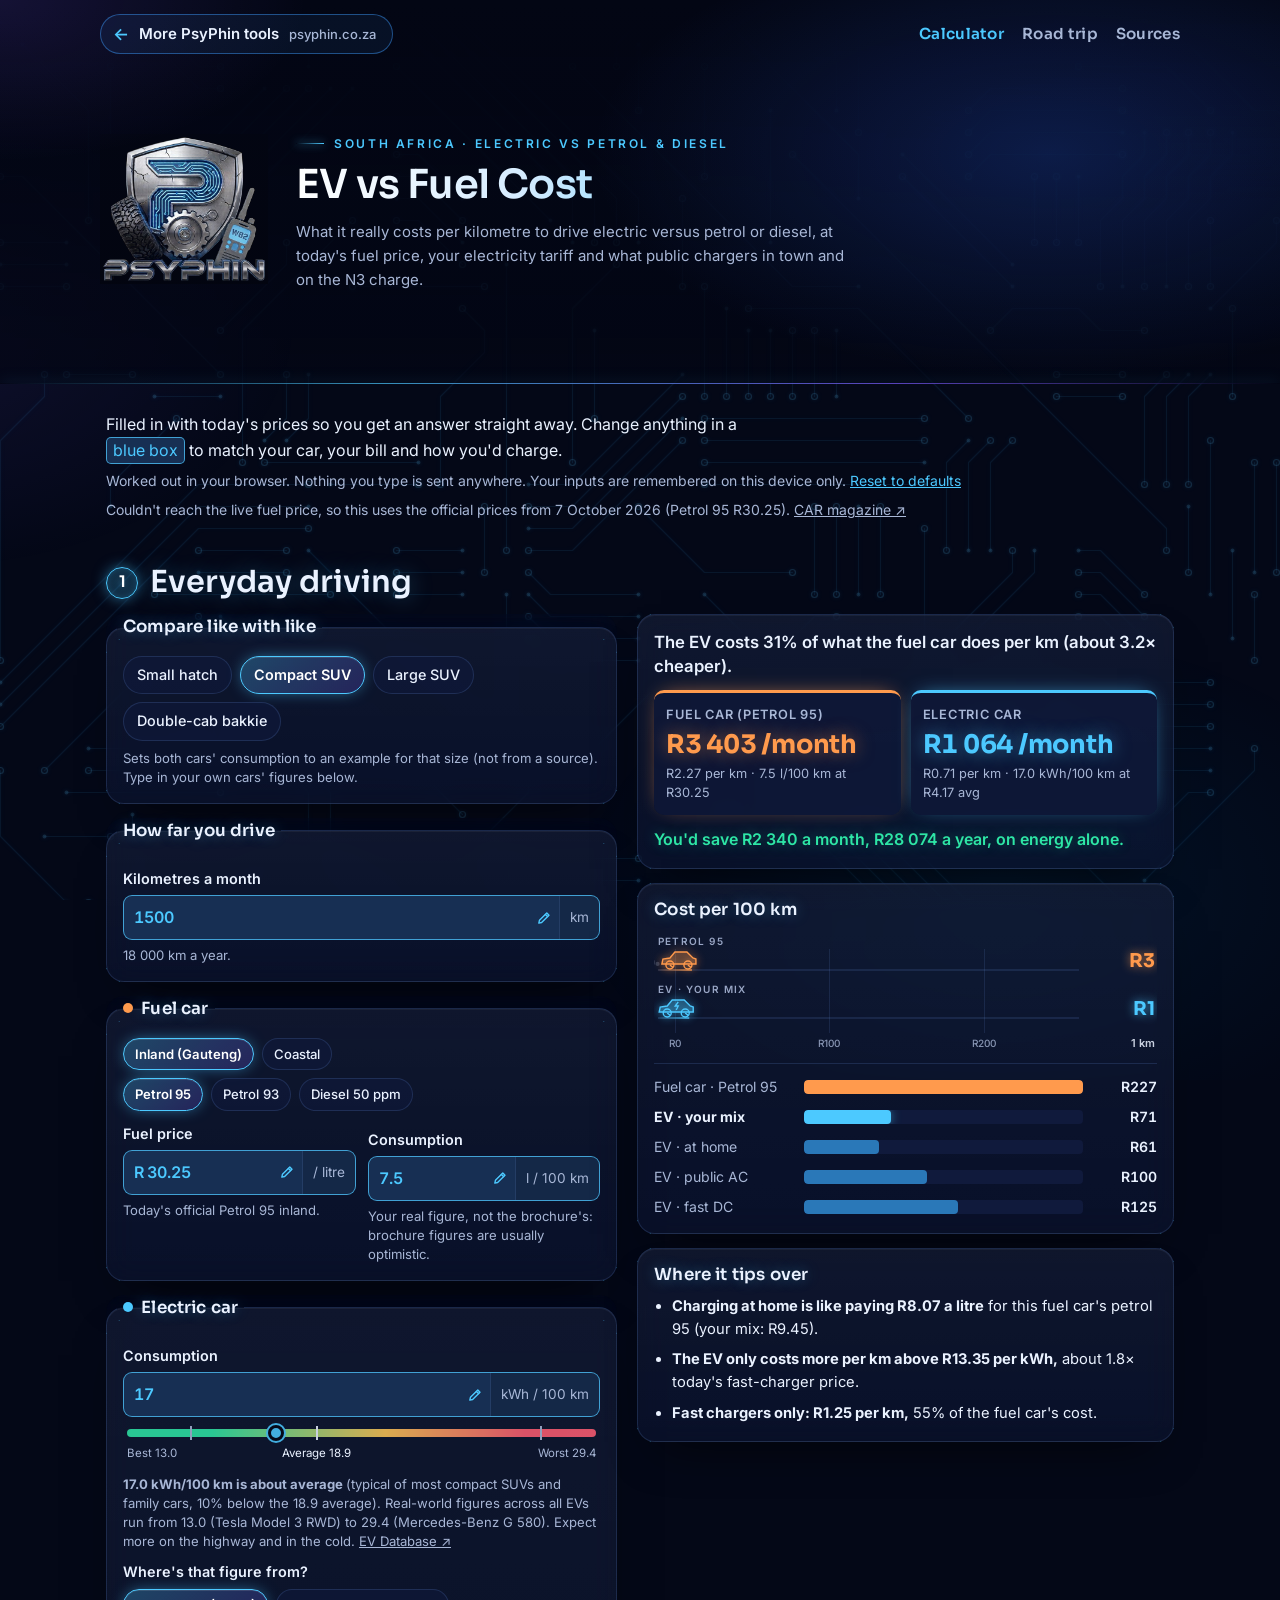
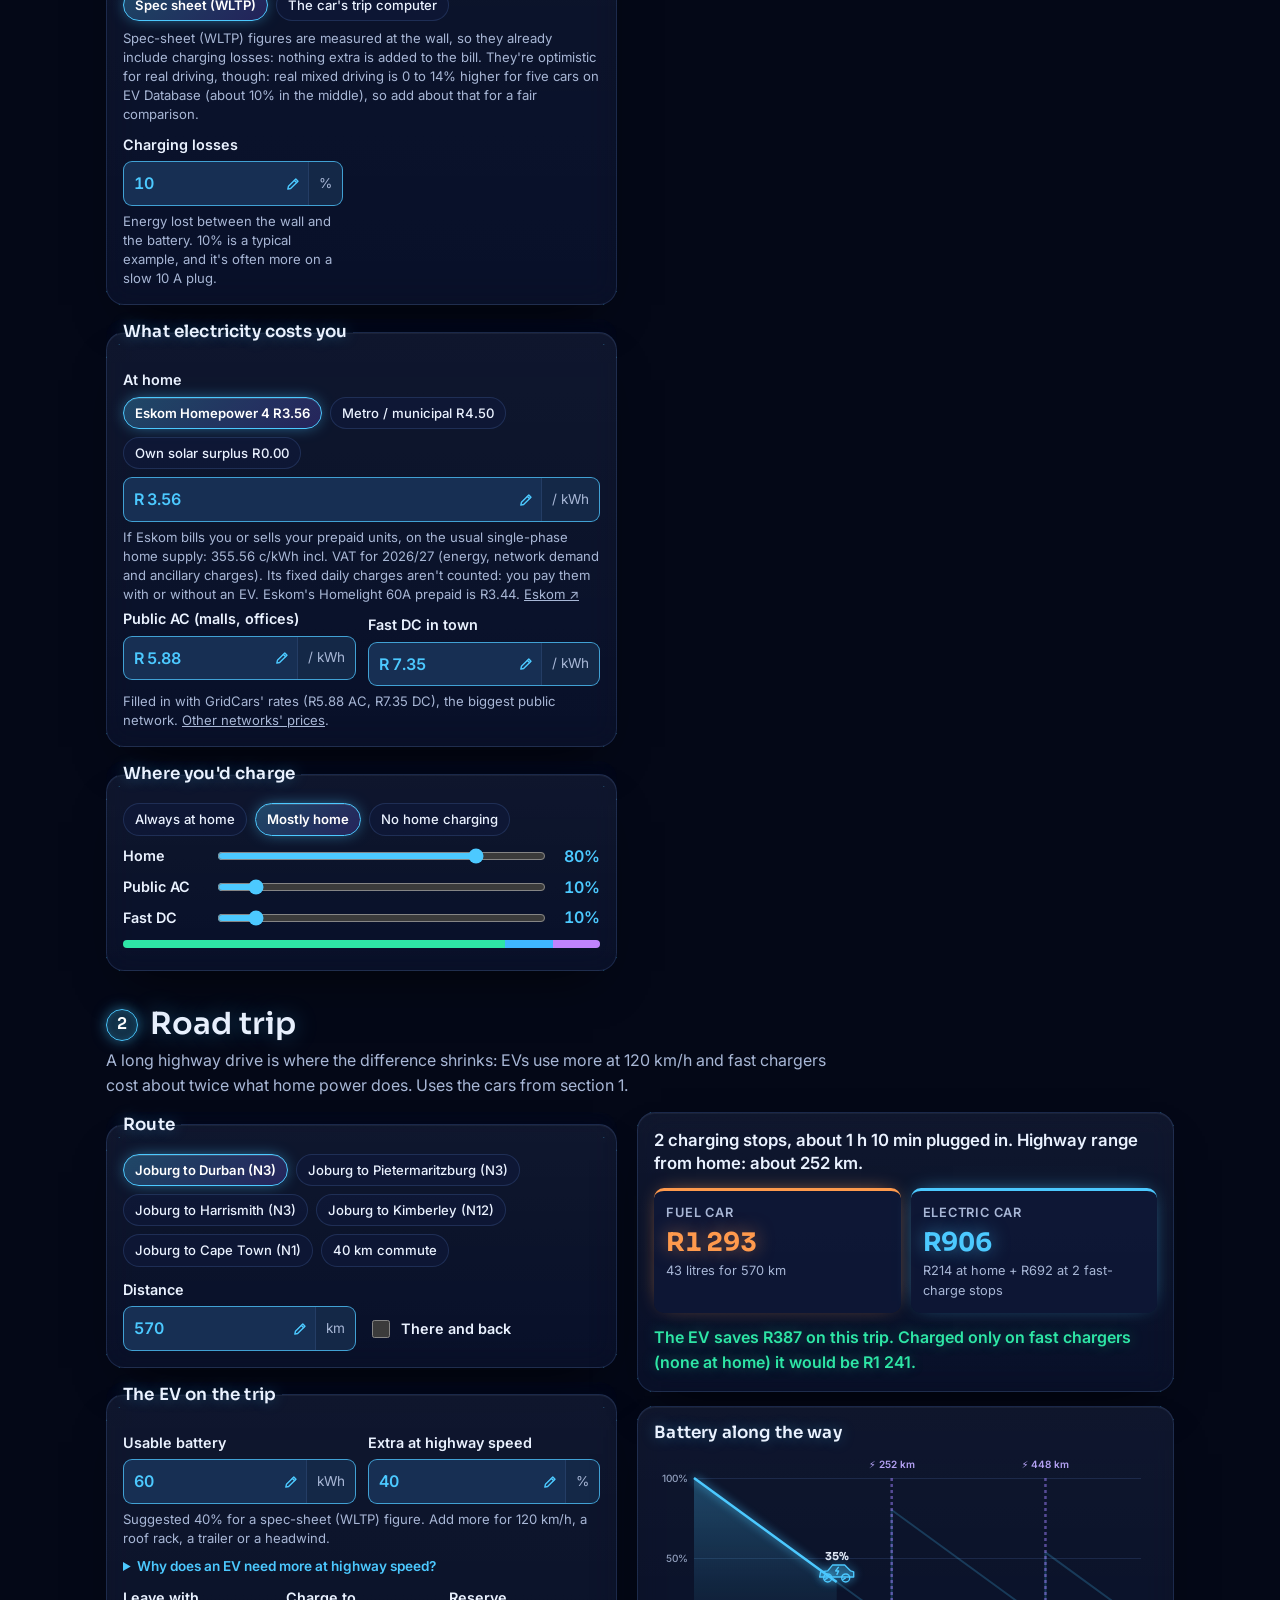
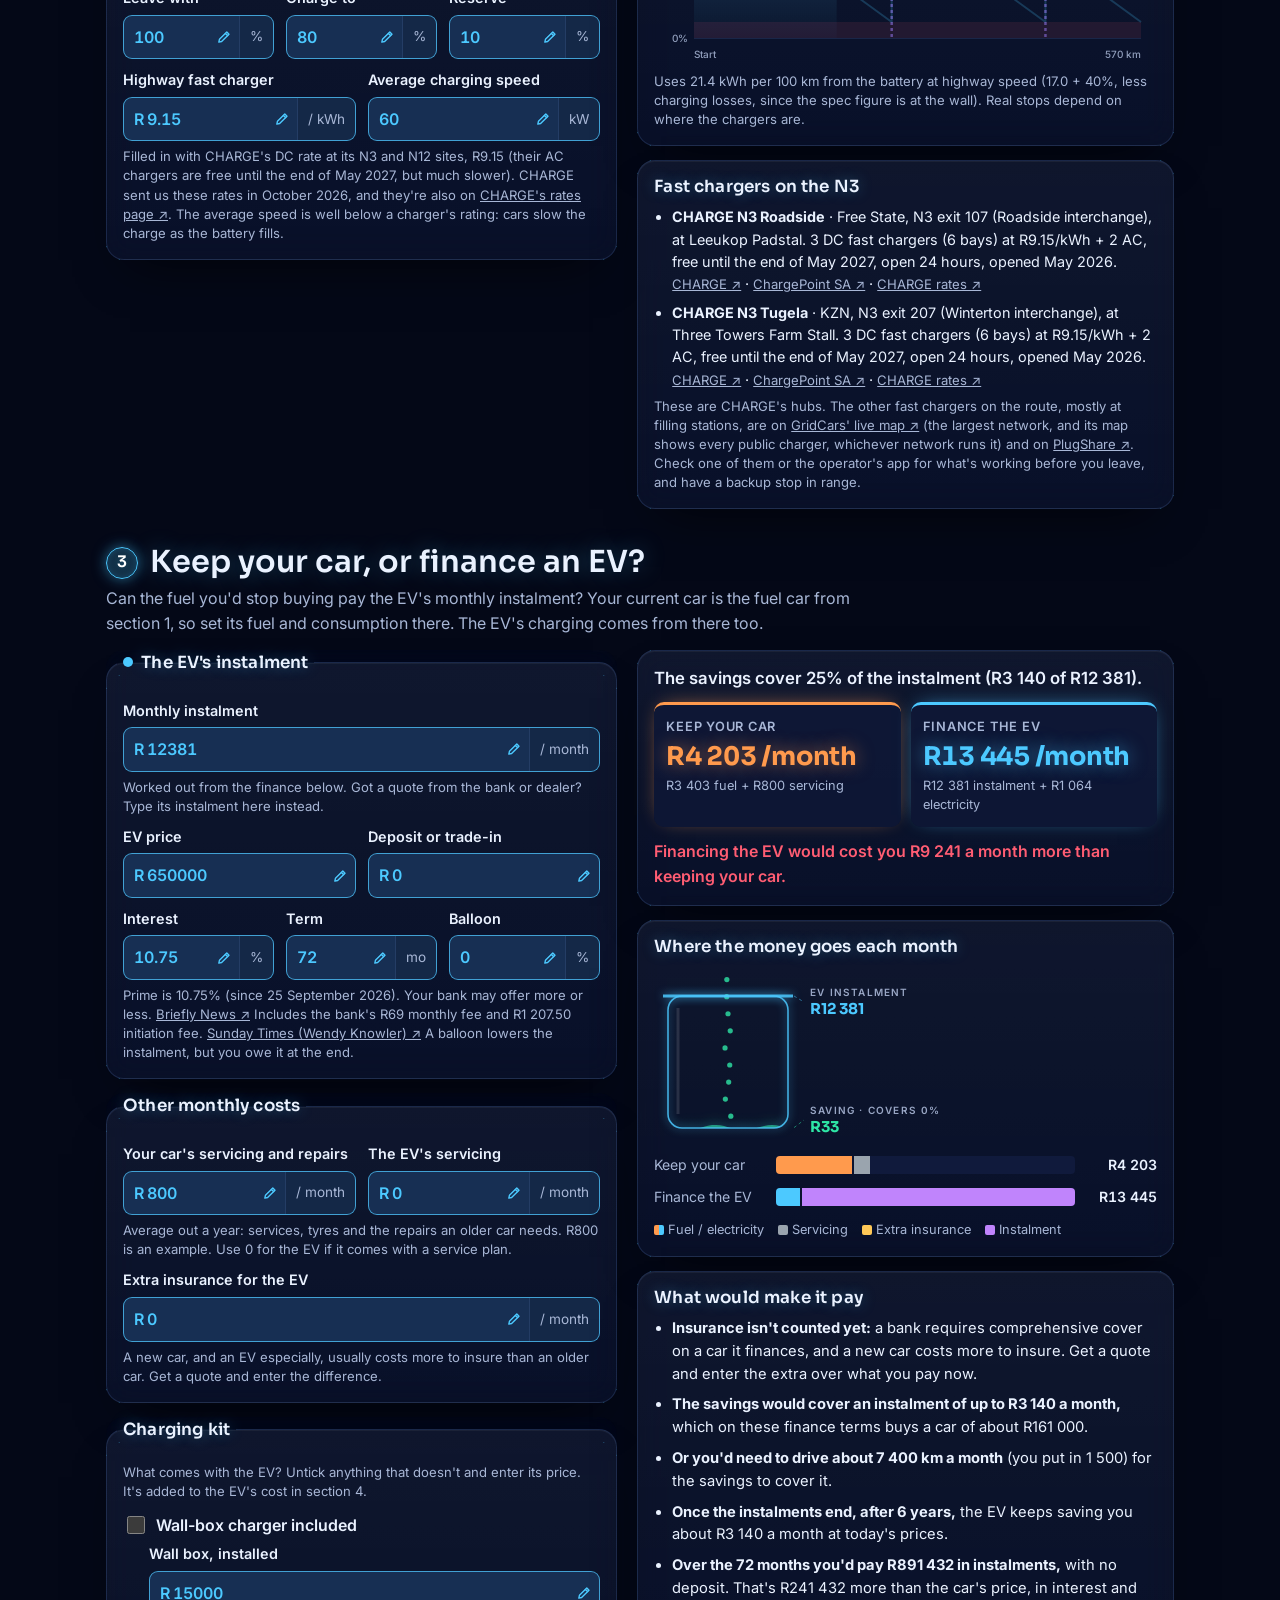
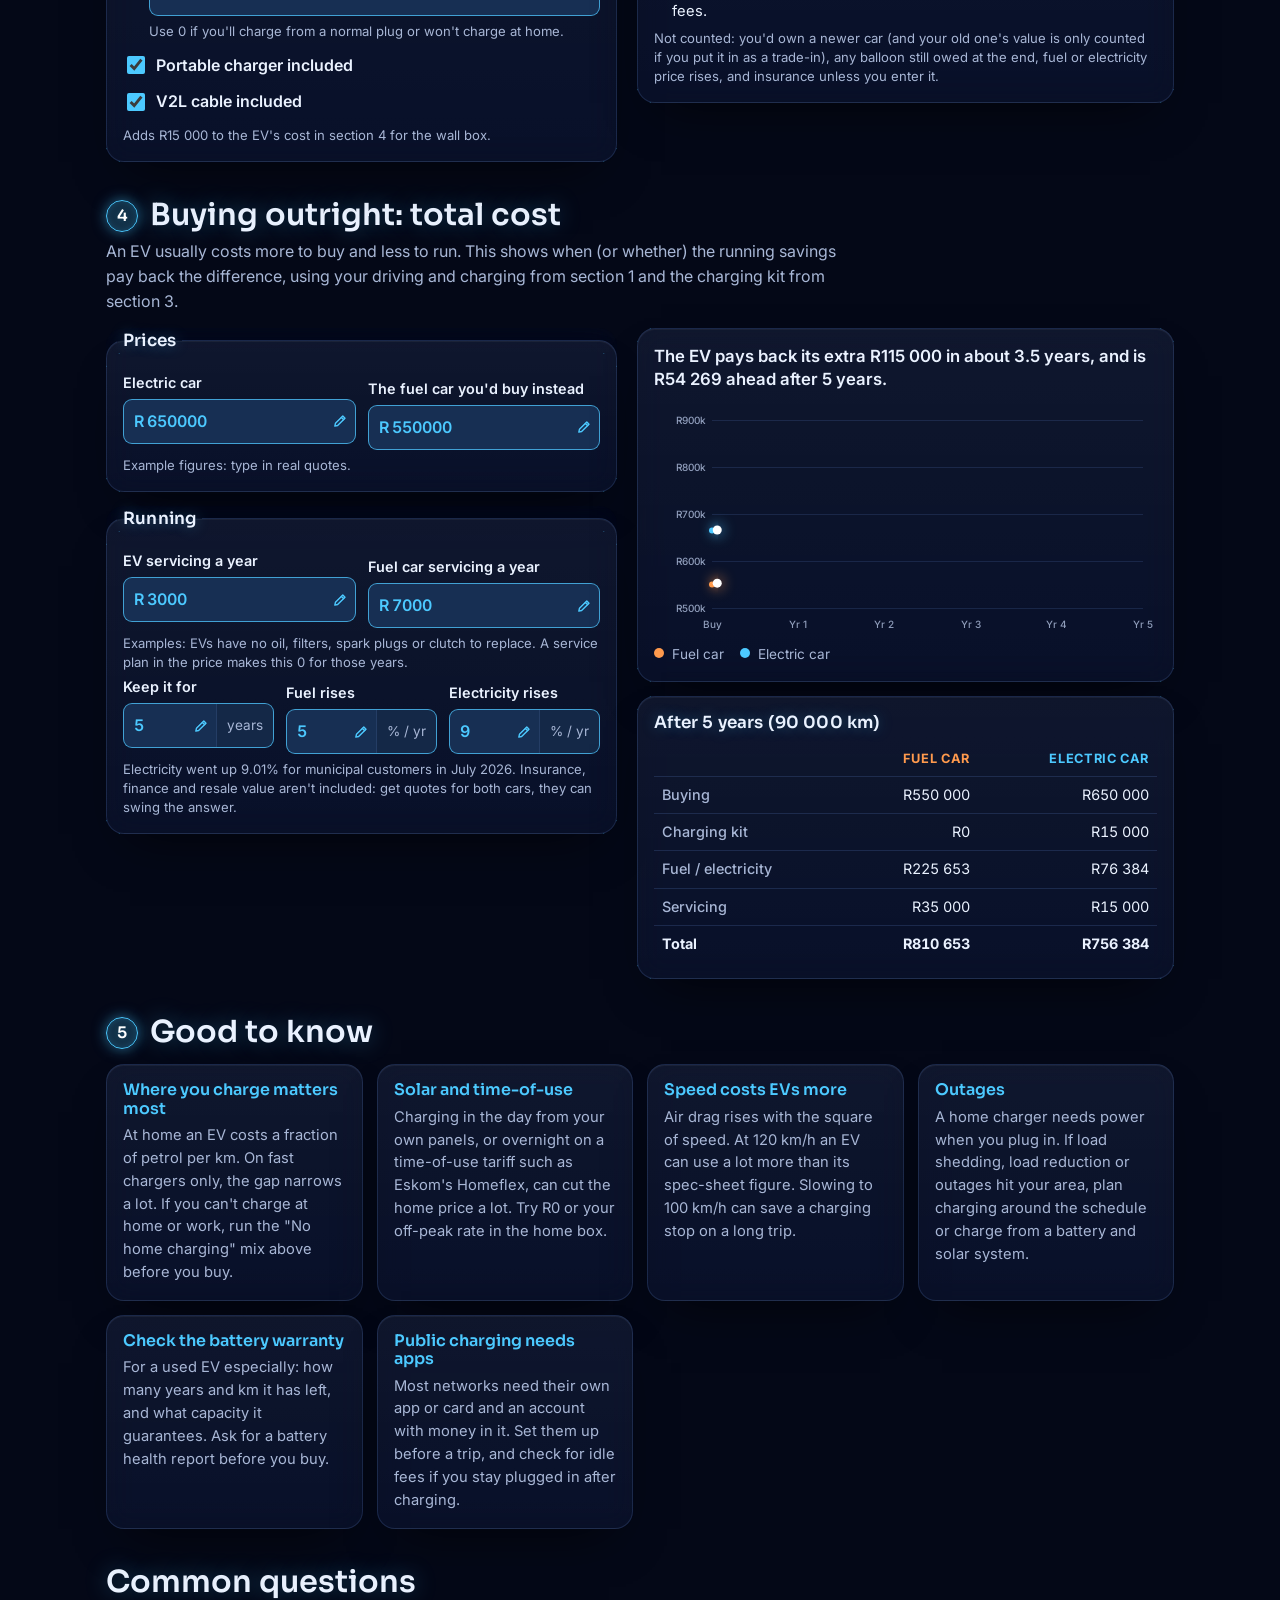
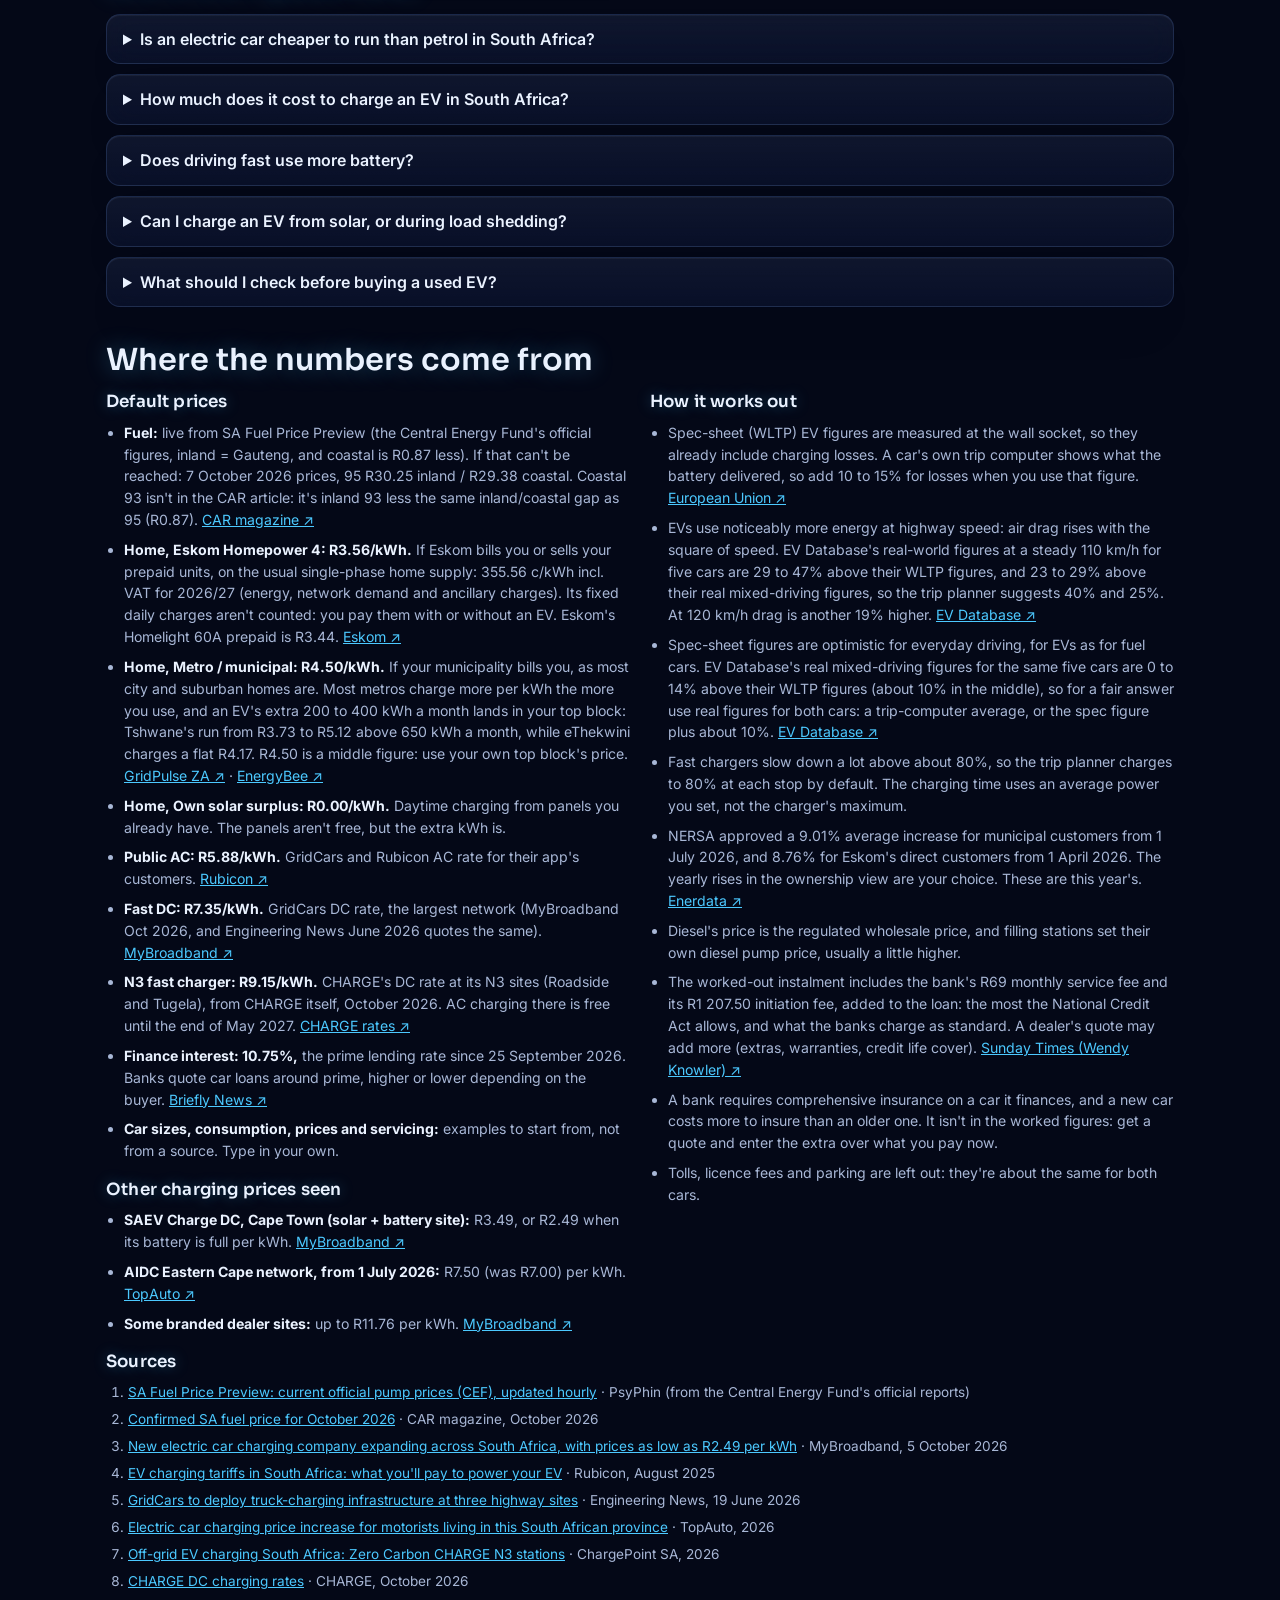
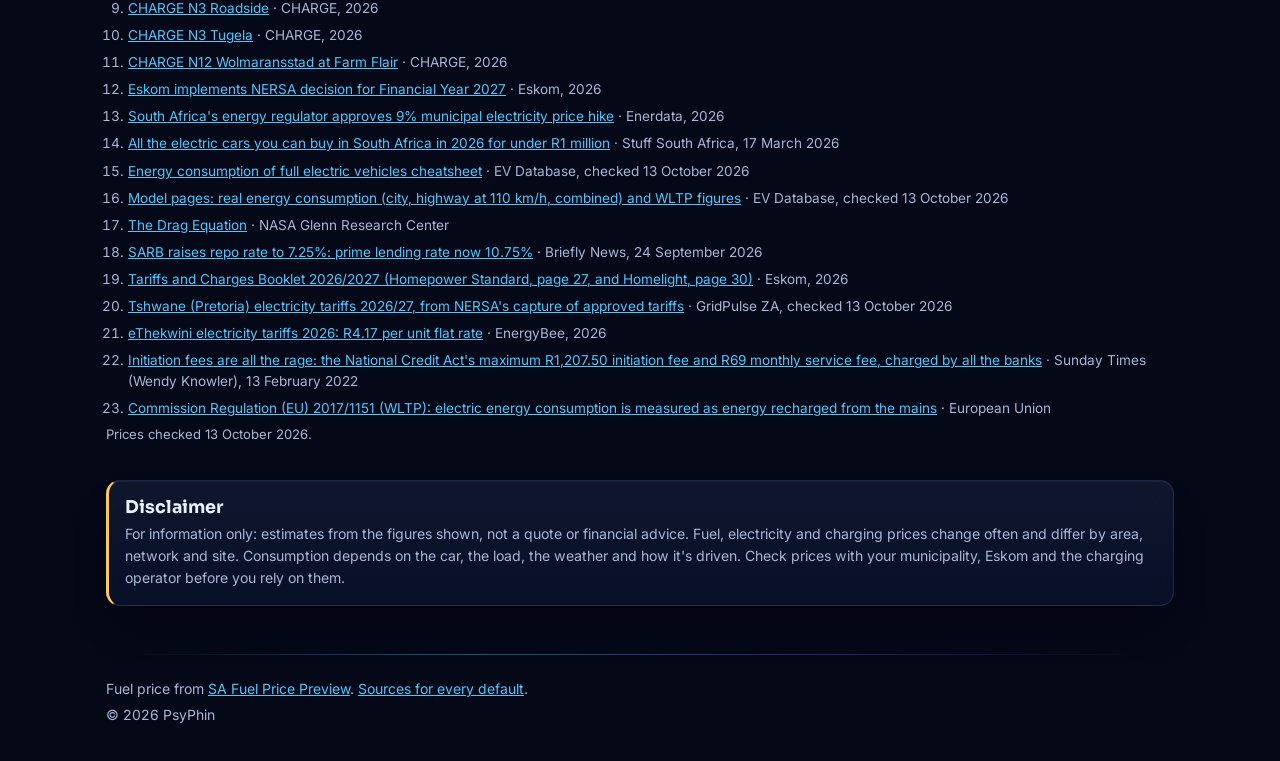
<file: index.html>
<!doctype html>
<!--
  EV vs Fuel Cost (evcost.psyphin.co.za, served by GitHub Pages from this repo's root).

  Plain HTML, CSS and JavaScript with no build step: this file opens straight from
  disk. It's the page's skeleton: app.js fills in every result and hint by element
  id, and nothing typed here ever leaves the browser. Where the code lives:
    js/data.js   every price, default, preset and source
    js/calc.js   the sums (no page access, so the tests can run them alone)
    js/app.js    the inputs, the saved state, the live fuel price, the results
    js/viz.js    the four animated diagrams; js/fx.js the header animation
  data-circuit="still": circuit.js draws the background board once, with nothing
  moving behind the text.
-->
<html lang="en-ZA" data-circuit="still">
<head>
  <meta charset="utf-8">
  <meta name="viewport" content="width=device-width, initial-scale=1">
  <title>EV vs Fuel Cost: SA Electric vs Petrol Calculator | PsyPhin</title>
  <meta name="description" content="Compare the cost per km of an electric car with petrol or diesel in South Africa, at today's fuel price, your electricity tariff and public charger prices.">
  <link rel="canonical" href="https://evcost.psyphin.co.za/">
  <!-- For search engines: what the page is. Keep "description" the same as the meta
       description above (at most 155 characters: search results cut the rest). The
       Open Graph tags below are what link previews show when it's shared. -->
  <script type="application/ld+json">
  {
    "@context": "https://schema.org",
    "@type": "WebApplication",
    "name": "EV vs Fuel Cost",
    "url": "https://evcost.psyphin.co.za/",
    "description": "Compare the cost per km of an electric car with petrol or diesel in South Africa, at today's fuel price, your electricity tariff and public charger prices.",
    "applicationCategory": "UtilitiesApplication",
    "operatingSystem": "Any (runs in the browser)",
    "inLanguage": "en-ZA",
    "isAccessibleForFree": true,
    "offers": {
      "@type": "Offer",
      "price": "0",
      "priceCurrency": "ZAR"
    },
    "publisher": {
      "@type": "Organization",
      "name": "PsyPhin",
      "url": "https://psyphin.co.za/"
    }
  }
  </script>
  <meta property="og:type" content="website">
  <meta property="og:url" content="https://evcost.psyphin.co.za/">
  <meta property="og:title" content="EV vs Fuel Cost">
  <meta property="og:description" content="Electric vs petrol or diesel in South Africa: cost per km at today's fuel price, home electricity and public chargers, plus an N3 road-trip planner and a buyer's break-even.">
  <meta property="og:image" content="https://psyphin.co.za/assets/img/projects/ev-cost-motors.jpg">
  <meta name="twitter:card" content="summary_large_image">
  <meta name="theme-color" content="#040817">
  <meta name="color-scheme" content="dark">
  <link rel="icon" href="favicon.ico" sizes="48x48">
  <link rel="icon" href="favicon-96x96.png" type="image/png" sizes="96x96">
  <link rel="icon" href="favicon-192x192.png" type="image/png" sizes="192x192">
  <link rel="apple-touch-icon" href="apple-touch-icon.png" sizes="180x180">
  <link rel="preconnect" href="https://fonts.googleapis.com">
  <link rel="preconnect" href="https://fonts.gstatic.com" crossorigin>
  <link href="https://fonts.googleapis.com/css2?family=Inter:wght@400;500;600;700&family=Sora:wght@400;600;700&display=swap" rel="stylesheet">
  <!-- The ?v= on the stylesheet and the six scripts at the bottom is a cache-buster:
       when any of the seven files changes, give them all the same new value, so a
       browser never pairs this page with an old cached script. -->
  <link rel="stylesheet" href="css/style.css?v=2026-10-21a">
</head>
<body>
  <a class="skip-link" href="#main">Skip to content</a>

  <!-- Header. fx.js draws the engine against motor animation on the canvas behind it. -->
  <header class="brand-bar brand-bar--hero">
    <canvas class="hero-fx" aria-hidden="true"></canvas>
    <div class="brand-nav">
      <a class="back-link" href="https://psyphin.co.za/#tools"><span class="back-link-arrow" aria-hidden="true">&larr;</span> <span class="back-link-label"><span class="back-link-more">More </span>PsyPhin tools</span> <span class="back-link-domain">psyphin.co.za</span></a>
      <nav class="nav" aria-label="Site">
        <a href="#running" aria-current="page">Calculator</a>
        <a href="#trip">Road trip</a>
        <a href="#sources">Sources</a>
      </nav>
    </div>
    <div class="brand-inner">
      <a class="brand-logo-link" href="https://psyphin.co.za/" aria-label="PsyPhin home"><img src="logo.jpg" alt="PsyPhin" class="brand-logo" width="560" height="501"></a>
      <div class="brand-text">
        <p class="brand-eyebrow">South Africa &middot; Electric vs petrol &amp; diesel</p>
        <h1>EV vs Fuel Cost</h1>
        <p class="subtitle">What it really costs per kilometre to drive electric versus petrol or diesel, at today's fuel price, your electricity tariff and what public chargers in town and on the N3 charge.</p>
      </div>
    </div>
  </header>

  <main id="main" class="wrap">
    <!-- #live-line: today's fuel prices and where they came from (app.js renderLiveLine). -->
    <section class="intro">
      <p class="lede">Filled in with today's prices so you get an answer straight away. Change anything in a <span class="key-input">blue box</span> to match your car, your bill and how you'd charge.</p>
      <p class="privacy">Worked out in your browser. Nothing you type is sent anywhere. Your inputs are remembered on this device only. <button type="button" class="link-button" id="reset">Reset to defaults</button></p>
      <p class="live-line" id="live-line" aria-live="polite">Fetching today's fuel price&hellip;</p>
    </section>

    <!-- ============================================================ everyday driving -->
    <section class="block" id="running" aria-labelledby="running-title">
      <h2 class="block-title" id="running-title"><span class="block-num">1</span> Everyday driving</h2>

      <div class="calc-layout">
        <!-- The inputs. Each box's id is the name app.js keeps its value under (and its
             default's name in data.js). Number boxes are type="text" with inputmode, not
             type="number": an iPhone's number box turns a decimal comma ("6,2") into 62.
             app.js reads them with Calc.parseNumber() and steps them with the arrow keys
             using each box's step/min/max. Keep new number boxes the same way. -->
        <form class="inputs" id="form" autocomplete="off" novalidate>
          <fieldset>
            <legend>Compare like with like</legend>
            <div class="chips" id="class-chips" role="group" aria-label="Car size"></div>
            <p class="hint">Sets both cars' consumption to an example for that size (not from a source). Type in your own cars' figures below.</p>
          </fieldset>

          <fieldset>
            <legend>How far you drive</legend>
            <div class="field">
              <label for="kmMonth">Kilometres a month</label>
              <div class="with-unit"><input id="kmMonth" type="text" inputmode="numeric" min="0" step="100"><span>km</span></div>
              <p class="hint" id="km-year"></p>
            </div>
          </fieldset>

          <fieldset>
            <legend><span class="dot dot--fuel" aria-hidden="true"></span> Fuel car</legend>
            <div class="chips chips--small" id="region-chips" role="group" aria-label="Where you fill up">
              <button type="button" class="chip" data-region="inland">Inland (Gauteng)</button>
              <button type="button" class="chip" data-region="coastal">Coastal</button>
            </div>
            <div class="chips chips--small" id="fuel-chips" role="group" aria-label="Fuel"></div>
            <div class="field-row">
              <div class="field">
                <label for="fuelPrice">Fuel price</label>
                <div class="with-unit"><span class="unit-before">R</span><input id="fuelPrice" type="text" inputmode="decimal" min="0" step="0.01"><span>/ litre</span></div>
                <p class="hint" id="fuel-price-hint"></p>
              </div>
              <div class="field">
                <label for="lPer100">Consumption</label>
                <div class="with-unit"><input id="lPer100" type="text" inputmode="decimal" min="0" step="0.1"><span>l / 100 km</span></div>
                <p class="hint">Your real figure, not the brochure's: brochure figures are usually optimistic.</p>
              </div>
            </div>
          </fieldset>

          <fieldset>
            <legend><span class="dot dot--ev" aria-hidden="true"></span> Electric car</legend>
            <div class="field">
              <label for="kwhPer100">Consumption</label>
              <div class="with-unit"><input id="kwhPer100" type="text" inputmode="decimal" min="0" step="0.1"><span>kWh / 100 km</span></div>
              <div class="scale" id="ev-scale" aria-hidden="true"></div>
              <p class="hint" id="ev-scale-note"></p>
            </div>
            <div class="field">
              <span class="label" id="figure-from-label">Where's that figure from?</span>
              <div class="chips chips--small" role="group" aria-labelledby="figure-from-label">
                <button type="button" class="chip" data-figure="spec">Spec sheet (WLTP)</button>
                <button type="button" class="chip" data-figure="dash">The car's trip computer</button>
              </div>
              <p class="hint" id="figure-hint"></p>
            </div>
            <div class="field field--narrow">
              <label for="lossPct">Charging losses</label>
              <div class="with-unit"><input id="lossPct" type="text" inputmode="decimal" min="0" max="40" step="1"><span>%</span></div>
              <p class="hint">Energy lost between the wall and the battery. 10% is a typical example, and it's often more on a slow 10 A plug.</p>
            </div>
          </fieldset>

          <fieldset>
            <legend>What electricity costs you</legend>
            <div class="field">
              <label for="homePrice">At home</label>
              <div class="chips chips--small" id="home-chips" role="group" aria-label="Home tariff examples"></div>
              <div class="with-unit"><span class="unit-before">R</span><input id="homePrice" type="text" inputmode="decimal" min="0" step="0.01"><span>/ kWh</span></div>
              <p class="hint" id="home-hint"></p>
            </div>
            <div class="field-row">
              <div class="field">
                <label for="acPrice">Public AC (malls, offices)</label>
                <div class="with-unit"><span class="unit-before">R</span><input id="acPrice" type="text" inputmode="decimal" min="0" step="0.01"><span>/ kWh</span></div>
              </div>
              <div class="field">
                <label for="dcPrice">Fast DC in town</label>
                <div class="with-unit"><span class="unit-before">R</span><input id="dcPrice" type="text" inputmode="decimal" min="0" step="0.01"><span>/ kWh</span></div>
              </div>
            </div>
            <p class="hint">Filled in with GridCars' rates (R5.88 AC, R7.35 DC), the biggest public network. <a href="#sources">Other networks' prices</a>.</p>
          </fieldset>

          <fieldset>
            <legend>Where you'd charge</legend>
            <div class="chips chips--small" id="mix-chips" role="group" aria-label="Charging mix examples">
              <button type="button" class="chip" data-mix="100,0,0">Always at home</button>
              <button type="button" class="chip" data-mix="80,10,10">Mostly home</button>
              <button type="button" class="chip" data-mix="0,40,60">No home charging</button>
            </div>
            <div class="mix">
              <div class="mix-row">
                <label for="mixHome">Home</label>
                <input id="mixHome" type="range" min="0" max="100" step="5">
                <output id="mixHome-out" for="mixHome"></output>
              </div>
              <div class="mix-row">
                <label for="mixAc">Public AC</label>
                <input id="mixAc" type="range" min="0" max="100" step="5">
                <output id="mixAc-out" for="mixAc"></output>
              </div>
              <div class="mix-row">
                <label for="mixDc">Fast DC</label>
                <input id="mixDc" type="range" min="0" max="100" step="5">
                <output id="mixDc-out" for="mixDc"></output>
              </div>
            </div>
            <div class="mix-bar" id="mix-bar" aria-hidden="true"></div>
            <p class="hint" id="mix-hint"></p>
          </fieldset>
        </form>

        <!-- Results: empty here, filled in by app.js. #race is the animated race (viz.js). -->
        <div class="results" id="results" aria-live="polite">
          <div class="result-card">
            <p class="headline" id="headline"></p>
            <div class="tiles">
              <div class="tile tile--fuel">
                <p class="tile-label" id="tile-fuel-label">Fuel car</p>
                <p class="tile-value" id="tile-fuel-month"></p>
                <p class="tile-sub" id="tile-fuel-sub"></p>
              </div>
              <div class="tile tile--ev">
                <p class="tile-label">Electric car</p>
                <p class="tile-value" id="tile-ev-month"></p>
                <p class="tile-sub" id="tile-ev-sub"></p>
              </div>
            </div>
            <p class="save" id="save"></p>
          </div>

          <div class="result-card">
            <h3 class="card-title">Cost per 100 km</h3>
            <div class="race" id="race"></div>
            <div class="bars" id="bars"></div>
          </div>

          <div class="result-card">
            <h3 class="card-title">Where it tips over</h3>
            <ul class="facts" id="facts"></ul>
          </div>

          <div class="result-card" id="next-month" hidden>
            <h3 class="card-title">Next month's fuel price</h3>
            <p id="next-month-text"></p>
          </div>
        </div>
      </div>
    </section>

    <!-- ============================================================ road trip -->
    <section class="block" id="trip" aria-labelledby="trip-title">
      <h2 class="block-title" id="trip-title"><span class="block-num">2</span> Road trip</h2>
      <p class="block-lede">A long highway drive is where the difference shrinks: EVs use more at 120 km/h and fast chargers cost about twice what home power does. Uses the cars from section 1.</p>

      <div class="calc-layout">
        <form class="inputs" id="trip-form" autocomplete="off" novalidate>
          <fieldset>
            <legend>Route</legend>
            <div class="chips chips--small" id="route-chips" role="group" aria-label="Routes"></div>
            <div class="field-row">
              <div class="field">
                <label for="tripKm">Distance</label>
                <div class="with-unit"><input id="tripKm" type="text" inputmode="numeric" min="0" step="10"><span>km</span></div>
              </div>
              <div class="field field--check">
                <label class="check"><input id="returnTrip" type="checkbox"> There and back</label>
              </div>
            </div>
          </fieldset>

          <fieldset>
            <legend>The EV on the trip</legend>
            <div class="field-row field-row--end">
              <div class="field">
                <label for="battery">Usable battery</label>
                <div class="with-unit"><input id="battery" type="text" inputmode="decimal" min="0" step="1"><span>kWh</span></div>
              </div>
              <div class="field">
                <label for="highwayPct">Extra at highway speed</label>
                <div class="with-unit"><input id="highwayPct" type="text" inputmode="numeric" min="0" max="100" step="5"><span>%</span></div>
              </div>
            </div>
            <p class="hint" id="highway-hint"></p>
            <details class="why" id="highway-why">
              <summary>Why does an EV need more at highway speed?</summary>
              <div class="why-body" id="highway-why-body"></div>
            </details>
            <div class="field-row field-row--3 field-row--end">
              <div class="field">
                <label for="startPct">Leave with</label>
                <div class="with-unit"><input id="startPct" type="text" inputmode="numeric" min="0" max="100" step="5"><span>%</span></div>
              </div>
              <div class="field">
                <label for="chargeToPct">Charge to</label>
                <div class="with-unit"><input id="chargeToPct" type="text" inputmode="numeric" min="0" max="100" step="5"><span>%</span></div>
              </div>
              <div class="field">
                <label for="reservePct">Reserve</label>
                <div class="with-unit"><input id="reservePct" type="text" inputmode="numeric" min="0" max="50" step="5"><span>%</span></div>
              </div>
            </div>
            <div class="field-row field-row--end">
              <div class="field">
                <label for="n3Price">Highway fast charger</label>
                <div class="with-unit"><span class="unit-before">R</span><input id="n3Price" type="text" inputmode="decimal" min="0" step="0.01"><span>/ kWh</span></div>
              </div>
              <div class="field">
                <label for="dcKw">Average charging speed</label>
                <div class="with-unit"><input id="dcKw" type="text" inputmode="numeric" min="1" step="5"><span>kW</span></div>
              </div>
            </div>
            <p class="hint">Filled in with CHARGE's DC rate at its N3 and N12 sites, R9.15 (their AC chargers are free until the end of May 2027, but much slower). CHARGE sent us these rates in October 2026, and they're also on <a href="https://charge.co.za/ev-drivers/charge-dc-charging-rates/" target="_blank" rel="noopener">CHARGE's rates page ↗</a>. The average speed is well below a charger's rating: cars slow the charge as the battery fills.</p>
          </fieldset>
        </form>

        <div class="results" id="trip-results" aria-live="polite">
          <div class="result-card">
            <p class="headline" id="trip-headline"></p>
            <div class="tiles">
              <div class="tile tile--fuel">
                <p class="tile-label">Fuel car</p>
                <p class="tile-value" id="trip-fuel"></p>
                <p class="tile-sub" id="trip-fuel-sub"></p>
              </div>
              <div class="tile tile--ev">
                <p class="tile-label">Electric car</p>
                <p class="tile-value" id="trip-ev"></p>
                <p class="tile-sub" id="trip-ev-sub"></p>
              </div>
            </div>
            <p class="save" id="trip-save"></p>
          </div>
          <div class="result-card">
            <h3 class="card-title">Battery along the way</h3>
            <div class="trip-chart" id="trip-chart"></div>
            <p class="hint" id="trip-chart-note"></p>
          </div>
          <div class="result-card" id="n3-card">
            <h3 class="card-title" id="n3-title">Fast chargers on the N3</h3>
            <ul class="chargers" id="n3-list"></ul>
            <p class="hint">These are CHARGE's hubs. The other fast chargers on the route, mostly at filling stations, are on <a href="https://gridcars.net/live-map/" rel="noopener" target="_blank">GridCars' live map&nbsp;&#8599;</a> (the largest network, and its map shows every public charger, whichever network runs it) and on <a href="https://www.plugshare.com/" rel="noopener" target="_blank">PlugShare&nbsp;&#8599;</a>. Check one of them or the operator's app for what's working before you leave, and have a backup stop in range.</p>
          </div>
        </div>
      </div>
    </section>

    <!-- ============================================================ keep or finance -->
    <section class="block" id="keep" aria-labelledby="keep-title">
      <h2 class="block-title" id="keep-title"><span class="block-num">3</span> Keep your car, or finance an EV?</h2>
      <p class="block-lede">Can the fuel you'd stop buying pay the EV's monthly instalment? Your current car is the fuel car from section 1, so set its fuel and consumption there. The EV's charging comes from there too.</p>

      <div class="calc-layout">
        <form class="inputs" id="keep-form" autocomplete="off" novalidate>
          <fieldset>
            <legend><span class="dot dot--ev" aria-hidden="true"></span> The EV's instalment</legend>
            <div class="field">
              <label for="instalment">Monthly instalment</label>
              <div class="with-unit"><span class="unit-before">R</span><input id="instalment" type="text" inputmode="numeric" min="0" step="100"><span>/ month</span></div>
              <p class="hint" id="instalment-hint"></p>
            </div>
            <div class="field-row field-row--end">
              <div class="field">
                <label for="finPrice">EV price</label>
                <div class="with-unit"><span class="unit-before">R</span><input id="finPrice" type="text" inputmode="numeric" min="0" step="5000"></div>
              </div>
              <div class="field">
                <label for="finDeposit">Deposit or trade-in</label>
                <div class="with-unit"><span class="unit-before">R</span><input id="finDeposit" type="text" inputmode="numeric" min="0" step="5000"></div>
              </div>
            </div>
            <div class="field-row field-row--3 field-row--end field-row--fin">
              <div class="field">
                <label for="finRate">Interest</label>
                <div class="with-unit"><input id="finRate" type="text" inputmode="decimal" min="0" max="40" step="0.25"><span>%</span></div>
              </div>
              <div class="field">
                <label for="finMonths">Term</label>
                <div class="with-unit"><input id="finMonths" type="text" inputmode="numeric" min="12" max="96" step="12"><span>mo</span></div>
              </div>
              <div class="field">
                <label for="finBalloon">Balloon</label>
                <div class="with-unit"><input id="finBalloon" type="text" inputmode="numeric" min="0" max="60" step="5"><span>%</span></div>
              </div>
            </div>
            <p class="hint" id="finance-hint"></p>
          </fieldset>

          <fieldset>
            <legend>Other monthly costs</legend>
            <div class="field-row field-row--end">
              <div class="field">
                <label for="oldRepairsMonth">Your car's servicing and repairs</label>
                <div class="with-unit"><span class="unit-before">R</span><input id="oldRepairsMonth" type="text" inputmode="numeric" min="0" step="100"><span>/ month</span></div>
              </div>
              <div class="field">
                <label for="evServiceMonth">The EV's servicing</label>
                <div class="with-unit"><span class="unit-before">R</span><input id="evServiceMonth" type="text" inputmode="numeric" min="0" step="100"><span>/ month</span></div>
              </div>
            </div>
            <p class="hint">Average out a year: services, tyres and the repairs an older car needs. R800 is an example. Use 0 for the EV if it comes with a service plan.</p>
            <div class="field">
              <label for="evIns">Extra insurance for the EV</label>
              <div class="with-unit"><span class="unit-before">R</span><input id="evIns" type="text" inputmode="numeric" min="0" step="50"><span>/ month</span></div>
              <p class="hint">A new car, and an EV especially, usually costs more to insure than an older car. Get a quote and enter the difference.</p>
            </div>
          </fieldset>

          <fieldset>
            <legend>Charging kit</legend>
            <p class="hint">What comes with the EV? Untick anything that doesn't and enter its price. It's added to the EV's cost in section 4.</p>
            <div class="kit">
              <label class="check"><input id="wallboxIncluded" type="checkbox"> Wall-box charger included</label>
              <div class="field" id="wallbox-price">
                <label for="chargerCost">Wall box, installed</label>
                <div class="with-unit"><span class="unit-before">R</span><input id="chargerCost" type="text" inputmode="numeric" min="0" step="1000"></div>
                <p class="hint">Use 0 if you'll charge from a normal plug or won't charge at home.</p>
              </div>
            </div>
            <div class="kit">
              <label class="check"><input id="portableIncluded" type="checkbox"> Portable charger included</label>
              <div class="field" id="portable-price">
                <label for="portableCost">Portable charger</label>
                <div class="with-unit"><span class="unit-before">R</span><input id="portableCost" type="text" inputmode="numeric" min="0" step="500"></div>
                <p class="hint">The cable that charges from an ordinary wall plug, at home or away. Use 0 if you won't buy one.</p>
              </div>
            </div>
            <div class="kit">
              <label class="check"><input id="v2lIncluded" type="checkbox"> V2L cable included</label>
              <div class="field" id="v2l-price">
                <label for="v2lCost">V2L cable</label>
                <div class="with-unit"><span class="unit-before">R</span><input id="v2lCost" type="text" inputmode="numeric" min="0" step="500"></div>
                <p class="hint">Vehicle-to-load: runs lights, a fridge or tools off the car's battery (handy in load shedding or camping), if the car supports it. Use 0 if you don't want one.</p>
              </div>
            </div>
            <p class="hint" id="kit-total"></p>
          </fieldset>
        </form>

        <div class="results" id="keep-results" aria-live="polite">
          <div class="result-card">
            <p class="headline" id="keep-headline"></p>
            <div class="tiles">
              <div class="tile tile--fuel">
                <p class="tile-label">Keep your car</p>
                <p class="tile-value" id="keep-total"></p>
                <p class="tile-sub" id="keep-sub"></p>
              </div>
              <div class="tile tile--ev">
                <p class="tile-label">Finance the EV</p>
                <p class="tile-value" id="buy-total"></p>
                <p class="tile-sub" id="buy-sub"></p>
              </div>
            </div>
            <p class="save" id="keep-save"></p>
          </div>
          <div class="result-card">
            <h3 class="card-title">Where the money goes each month</h3>
            <div class="jar" id="keep-jar"></div>
            <div class="stack" id="keep-stack"></div>
          </div>
          <div class="result-card">
            <h3 class="card-title">What would make it pay</h3>
            <ul class="facts" id="keep-facts"></ul>
            <p class="hint">Not counted: you'd own a newer car (and your old one's value is only counted if you put it in as a trade-in), any balloon still owed at the end, fuel or electricity price rises, and insurance unless you enter it.</p>
          </div>
        </div>
      </div>
    </section>

    <!-- ============================================================ buying -->
    <section class="block" id="buying" aria-labelledby="buying-title">
      <h2 class="block-title" id="buying-title"><span class="block-num">4</span> Buying outright: total cost</h2>
      <p class="block-lede">An EV usually costs more to buy and less to run. This shows when (or whether) the running savings pay back the difference, using your driving and charging from section 1 and the charging kit from section 3.</p>

      <div class="calc-layout">
        <form class="inputs" id="buy-form" autocomplete="off" novalidate>
          <fieldset>
            <legend>Prices</legend>
            <div class="field-row">
              <div class="field">
                <label for="evPrice">Electric car</label>
                <div class="with-unit"><span class="unit-before">R</span><input id="evPrice" type="text" inputmode="numeric" min="0" step="5000"></div>
              </div>
              <div class="field">
                <label for="fuelCarPrice">The fuel car you'd buy instead</label>
                <div class="with-unit"><span class="unit-before">R</span><input id="fuelCarPrice" type="text" inputmode="numeric" min="0" step="5000"></div>
              </div>
            </div>
            <p class="hint">Example figures: type in real quotes.</p>
          </fieldset>
          <fieldset>
            <legend>Running</legend>
            <div class="field-row">
              <div class="field">
                <label for="evService">EV servicing a year</label>
                <div class="with-unit"><span class="unit-before">R</span><input id="evService" type="text" inputmode="numeric" min="0" step="500"></div>
              </div>
              <div class="field">
                <label for="fuelService">Fuel car servicing a year</label>
                <div class="with-unit"><span class="unit-before">R</span><input id="fuelService" type="text" inputmode="numeric" min="0" step="500"></div>
              </div>
            </div>
            <p class="hint">Examples: EVs have no oil, filters, spark plugs or clutch to replace. A service plan in the price makes this 0 for those years.</p>
            <div class="field-row field-row--3">
              <div class="field">
                <label for="years">Keep it for</label>
                <div class="with-unit"><input id="years" type="text" inputmode="numeric" min="1" max="15" step="1"><span>years</span></div>
              </div>
              <div class="field">
                <label for="fuelRise">Fuel rises</label>
                <div class="with-unit"><input id="fuelRise" type="text" inputmode="decimal" min="-20" max="50" step="1"><span>% / yr</span></div>
              </div>
              <div class="field">
                <label for="elecRise">Electricity rises</label>
                <div class="with-unit"><input id="elecRise" type="text" inputmode="decimal" min="-20" max="50" step="1"><span>% / yr</span></div>
              </div>
            </div>
            <p class="hint">Electricity went up 9.01% for municipal customers in July 2026. Insurance, finance and resale value aren't included: get quotes for both cars, they can swing the answer.</p>
          </fieldset>
        </form>

        <div class="results" id="buy-results" aria-live="polite">
          <div class="result-card">
            <p class="headline" id="buy-headline"></p>
            <div class="own-chart" id="own-chart"></div>
            <div class="legend" aria-hidden="true"><span><i class="dot dot--fuel"></i> Fuel car</span><span><i class="dot dot--ev"></i> Electric car</span></div>
          </div>
          <div class="result-card">
            <h3 class="card-title" id="own-table-title"></h3>
            <div class="table-wrap">
              <table class="own-table" id="own-table"></table>
            </div>
          </div>
        </div>
      </div>
    </section>

    <!-- ============================================================ good to know -->
    <section class="block" id="know" aria-labelledby="know-title">
      <h2 class="block-title" id="know-title"><span class="block-num">5</span> Good to know</h2>
      <div class="know-grid">
        <article class="know">
          <h3>Where you charge matters most</h3>
          <p>At home an EV costs a fraction of petrol per km. On fast chargers only, the gap narrows a lot. If you can't charge at home or work, run the "No home charging" mix above before you buy.</p>
        </article>
        <article class="know">
          <h3>Solar and time-of-use</h3>
          <p>Charging in the day from your own panels, or overnight on a time-of-use tariff such as Eskom's Homeflex, can cut the home price a lot. Try R0 or your off-peak rate in the home box.</p>
        </article>
        <article class="know">
          <h3>Speed costs EVs more</h3>
          <p>Air drag rises with the square of speed. At 120 km/h an EV can use a lot more than its spec-sheet figure. Slowing to 100 km/h can save a charging stop on a long trip.</p>
        </article>
        <article class="know">
          <h3>Outages</h3>
          <p>A home charger needs power when you plug in. If load shedding, load reduction or outages hit your area, plan charging around the schedule or charge from a battery and solar system.</p>
        </article>
        <article class="know">
          <h3>Check the battery warranty</h3>
          <p>For a used EV especially: how many years and km it has left, and what capacity it guarantees. Ask for a battery health report before you buy.</p>
        </article>
        <article class="know">
          <h3>Public charging needs apps</h3>
          <p>Most networks need their own app or card and an account with money in it. Set them up before a trip, and check for idle fees if you stay plugged in after charging.</p>
        </article>
      </div>
    </section>

    <!-- ============================================================ common questions -->
    <!-- Static text, so search engines can read it without running the script, except
         the charging-price answer (#faq-charge-cost), which app.js fills from data.js's
         tariffs so it follows price updates. -->
    <section class="block" id="faq" aria-labelledby="faq-title">
      <h2 class="block-title" id="faq-title">Common questions</h2>
      <div class="faq-list">
        <details class="faq-item">
          <summary>Is an electric car cheaper to run than petrol in South Africa?</summary>
          <p>Charged at home, usually by a long way: an EV costs a fraction of petrol per km. On public fast chargers only, the gap narrows a lot. The calculator above compares the two at today's official fuel price and your own electricity price. If you can't charge at home or work, try the "No home charging" mix.</p>
        </details>
        <details class="faq-item">
          <summary>How much does it cost to charge an EV in South Africa?</summary>
          <p id="faq-charge-cost">It depends on where you charge: at home on your electricity tariff, or at a public charger, where fast DC charging costs the most. The prices this page uses are under "Where the numbers come from".</p>
        </details>
        <details class="faq-item">
          <summary>Does driving fast use more battery?</summary>
          <p>Yes. Air drag rises with the square of speed, so at 120 km/h an EV can use a lot more than its spec-sheet figure. Slowing to 100 km/h can save a charging stop on a long trip.</p>
        </details>
        <details class="faq-item">
          <summary>Can I charge an EV from solar, or during load shedding?</summary>
          <p>Charging in the day from your own panels, or overnight on a time-of-use tariff such as Eskom's Homeflex, can cut the home price a lot. A home charger needs power when you plug in, so during outages, plan charging around the schedule or charge from a battery and solar system.</p>
        </details>
        <details class="faq-item">
          <summary>What should I check before buying a used EV?</summary>
          <p>The battery warranty: how many years and km it has left, and what capacity it guarantees. Ask for a battery health report before you buy. Then run the car through sections 3 and 4 above to see whether it pays.</p>
        </details>
      </div>
    </section>

    <!-- ============================================================ sources -->
    <!-- The lists are built by app.js buildSources() from data.js. -->
    <section class="block" id="sources" aria-labelledby="sources-title">
      <h2 class="block-title" id="sources-title">Where the numbers come from</h2>
      <div class="sources-grid">
        <div>
          <h3 class="card-title">Default prices</h3>
          <ul class="source-list" id="price-sources"></ul>
          <h3 class="card-title">Other charging prices seen</h3>
          <ul class="source-list" id="other-prices"></ul>
        </div>
        <div>
          <h3 class="card-title">How it works out</h3>
          <ul class="source-list" id="assumptions"></ul>
        </div>
      </div>
      <h3 class="card-title">Sources</h3>
      <ol class="refs" id="refs"></ol>
      <p class="hint" id="checked"></p>
    </section>

    <aside class="disclaimer" id="disclaimer">
      <h2>Disclaimer</h2>
      <p>For information only: estimates from the figures shown, not a quote or financial advice. Fuel, electricity and charging prices change often and differ by area, network and site. Consumption depends on the car, the load, the weather and how it's driven. Check prices with your municipality, Eskom and the charging operator before you rely on them.</p>
    </aside>
  </main>

  <!-- Phones: a bar along the bottom with the monthly figures, shown while the inputs
       are on screen but the results aren't (app.js watchQuickbar). -->
  <a class="quickbar" id="quickbar" href="#results" hidden aria-label="Jump to the results"><span class="q-fuel" id="q-fuel"></span><span class="q-ev" id="q-ev"></span><span class="q-save" id="q-save"></span></a>

  <footer class="site-footer">
    <div class="wrap">
      <p>Fuel price from <a href="https://fuel.psyphin.co.za/">SA Fuel Price Preview</a>. <a href="#sources">Sources for every default</a>.</p>
      <p>&copy; <span id="year"></span> PsyPhin</p>
    </div>
  </footer>

  <!-- Order matters: data.js (window.EV) and calc.js (window.Calc) first, then viz.js
       (window.EVViz), then app.js, which uses all three. circuit.js and fx.js are
       decoration. -->
  <script src="js/data.js?v=2026-10-21a"></script>
  <script src="js/calc.js?v=2026-10-21a"></script>
  <script src="js/viz.js?v=2026-10-21a"></script>
  <script src="js/app.js?v=2026-10-21a"></script>
  <script src="js/circuit.js?v=2026-10-21a"></script>
  <script src="js/fx.js?v=2026-10-21a"></script>

  <!-- GoatCounter: cookie-free page-visit stats at https://psyphin.goatcounter.com/ (never sees form inputs) -->
  <!-- Shared with psyphin.co.za: prefix paths with the host so this site's "/" is counted separately -->
  <script>window.goatcounter = { path: function (p) { return location.host + p; } };</script>
  <script data-goatcounter="https://psyphin.goatcounter.com/count" async src="//gc.zgo.at/count.js"></script>
</body>
</html>
</file>
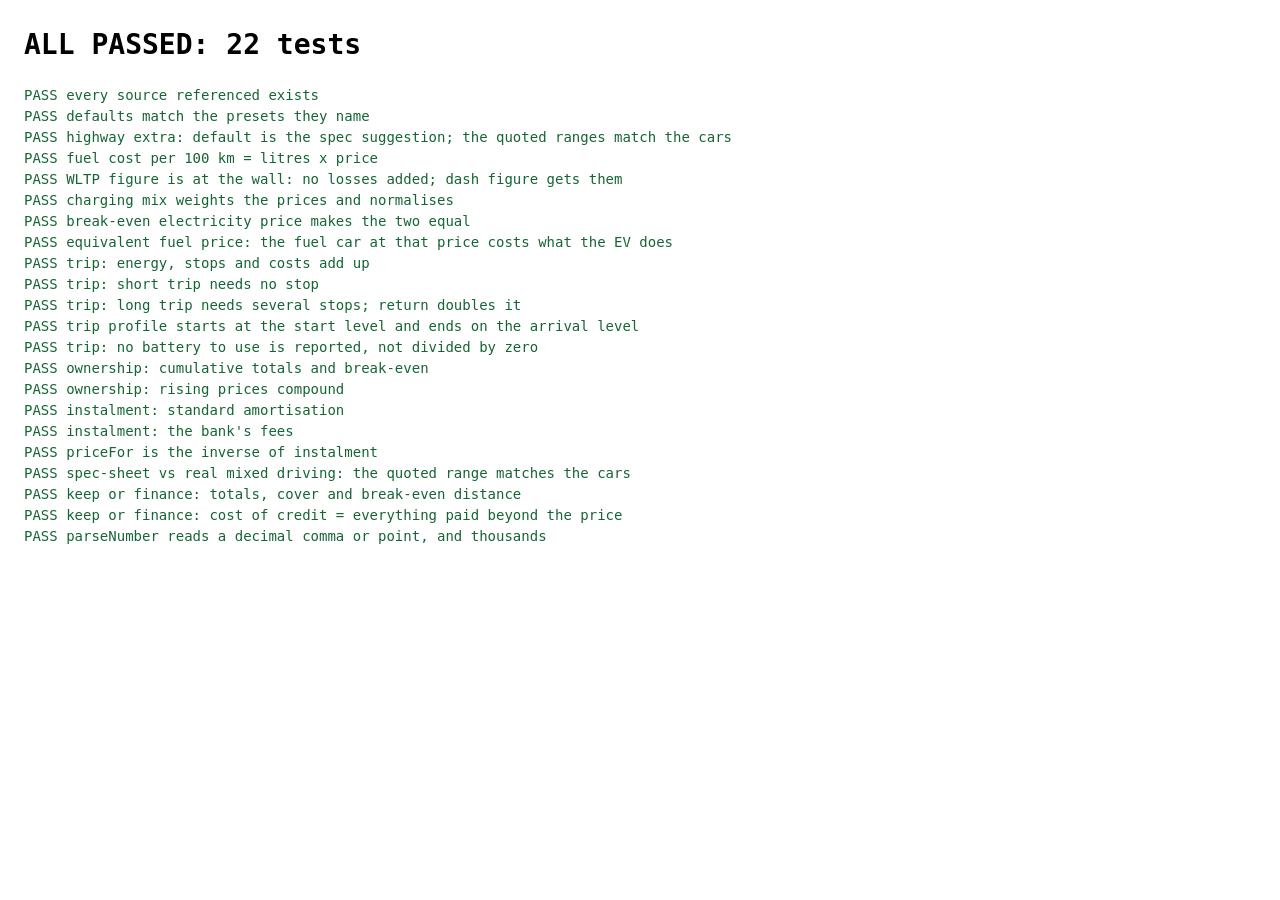
<file: tests/index.html>
<!doctype html>
<!-- Test page: loads data.js and calc.js on their own (not the page) and runs
     calc.test.js. Open it in a browser, or run tests/run.ps1 for a headless run. -->
<html lang="en">
<head>
  <meta charset="utf-8">
  <meta name="robots" content="noindex">
  <title>Tests | EV vs Fuel Cost</title>
  <style>
    body { font: 14px/1.5 ui-monospace, Consolas, monospace; margin: 24px; background: #fff; color: #000; }
    ul { list-style: none; padding: 0; }
    .ok { color: #166534; }
    .bad { color: #b91c1c; font-weight: bold; }
  </style>
</head>
<body>
  <h1 id="summary">Running…</h1>
  <ul id="results"></ul>
  <script src="../js/data.js"></script>
  <script src="../js/calc.js"></script>
  <script src="calc.test.js"></script>
</body>
</html>
</file>
<file: css/style.css>
/* EV vs Fuel Cost. Colours follow psyphin.co.za (css/style.css there): the navy
   "deep space" look shared by every PsyPhin site since 2026-10-18. The base is
   the SA Towing Check / Winch stylesheet, so the tools look the same. */
:root {
  /* Colours are CSS variables ("tokens"), set here and used everywhere else; viz.js
     reads --fuel, --ev, --good and --bad from them too, so they must stay 6-digit
     hex. After changing this file, bump the ?v= in index.html (all seven together). */
  --bg: #040817;
  --surface: #0b1330;
  --surface-2: #101a3c;
  --glass: rgba(11, 19, 48, 0.58);
  --glass-2: rgba(16, 26, 60, 0.6);
  --border: rgba(120, 170, 255, 0.16);
  --text: #eaf2ff;
  --text-muted: #a8b7d6;
  --accent: #4cc9ff;
  --accent-strong: #2f6bff;
  --accent-glow: rgba(76, 201, 255, 0.35);
  --violet: #7c5cff;

  /* anything the visitor can change: blue box, blue value, pencil (worked-out figures stay plain) */
  --input-bg: color-mix(in srgb, var(--accent) 12%, var(--surface-2));
  --input-border: color-mix(in srgb, var(--accent) 70%, var(--border));
  --pencil: url("data:image/svg+xml,%3Csvg xmlns='http://www.w3.org/2000/svg' viewBox='0 0 16 16' fill='none' stroke='%234cc9ff' stroke-width='1.6' stroke-linecap='round' stroke-linejoin='round'%3E%3Cpath d='M11.2 2.3l2.5 2.5-8.4 8.4-3.2.7.7-3.2z'/%3E%3Cpath d='M9.6 3.9l2.5 2.5'/%3E%3C/svg%3E");

  /* traffic light */
  --pass: #2ee6a6;
  --warn: #ffc857;
  --fail: #ff5d73;
  --info: #4cc9ff;
  --incomplete: #7487ad;

  /* panel accents */
  --legal: #4cc9ff;
  --maker: #c084fc;

  /* chart series (validated for colour-blind separation on --surface-2) */
  --series-1: #3987e5;
  --series-2: #d95926;
  --series-3: #9085e9;
  --series-4: #d55181;
  --series-neutral: #7b8590;

  /* under construction banner */
  --construction: #fbbf24;
  --construction-ink: #1a1405;

  --radius: 14px;
  --max-width: 1100px;
  --font-body: "Inter", system-ui, -apple-system, "Segoe UI", Roboto, sans-serif;
  --font-display: "Sora", "Inter", system-ui, sans-serif;
}

*,
*::before,
*::after {
  box-sizing: border-box;
}

/* elements with display rules below must still hide (modes, trailer fields) */
[hidden] {
  display: none !important;
}

body {
  margin: 0;
  background: var(--bg);
  color: var(--text);
  font-family: var(--font-body);
  font-size: 1rem;
  line-height: 1.55;
  -webkit-font-smoothing: antialiased;
  overflow-x: hidden;
}

/* Fixed layers behind the whole page, the same on every PsyPhin site (change them
   together): a glowing circuit board and slow-drifting pools of blue and violet
   light. js/circuit.js (identical on every site) draws the circuit on two canvases
   (.circuit-fx) and adds .fx-circuit to <html>, which hides the static fallback
   tile in body::before. Here (as on the towing checker, owner's request 2026-10-19) both are dimmer
   than on the other sites and still: the page sets <html data-circuit="still">, so
   circuit.js draws the board once with no pulses, and the light doesn't drift,
   so nothing moves behind the text. */
body::before,
body::after {
  content: "";
  position: fixed;
  inset: 0;
  z-index: -1;
  pointer-events: none;
}

body::before {
  opacity: 0.5;
  background-image: url("data:image/svg+xml,%3Csvg xmlns='http://www.w3.org/2000/svg' width='180' height='180' fill='none'%3E%3Cfilter id='g' filterUnits='userSpaceOnUse' x='-20' y='-20' width='220' height='220'%3E%3CfeGaussianBlur stdDeviation='1.8' result='b'/%3E%3CfeMerge%3E%3CfeMergeNode in='b'/%3E%3CfeMergeNode in='SourceGraphic'/%3E%3C/feMerge%3E%3C/filter%3E%3Cg filter='url(%23g)'%3E%3Cg stroke='%233fb6ff' stroke-opacity='0.18' stroke-width='1.1'%3E%3Cpath d='M0 40h46l18 18h44M108 58v42l18 18h54M24 180v-44l18-18h34M180 22h-34L124 0M76 118v-20l-14-14H0M146 180v-26l12-12h22'/%3E%3C/g%3E%3Cg stroke='%235cc8ff' stroke-opacity='0.38'%3E%3Ccircle cx='108' cy='58' r='2.6'/%3E%3Ccircle cx='76' cy='118' r='2.6'/%3E%3Ccircle cx='146' cy='22' r='2.6'/%3E%3Ccircle cx='146' cy='154' r='2.6'/%3E%3C/g%3E%3C/g%3E%3C/svg%3E");
}

.fx-circuit body::before {
  display: none;
}

body::after {
  z-index: -2;
  inset: -20%;
  background:
    radial-gradient(38% 32% at 82% 8%, rgba(47, 107, 255, 0.18), transparent 70%),
    radial-gradient(30% 28% at 10% 40%, rgba(124, 92, 255, 0.1), transparent 70%),
    radial-gradient(34% 30% at 70% 85%, rgba(0, 180, 255, 0.07), transparent 70%);
}

.circuit-fx {
  position: fixed;
  top: 0;
  left: 0;
  z-index: -1;
  pointer-events: none;
  opacity: 0.5;
}

::selection {
  background: rgba(76, 201, 255, 0.35);
  color: #fff;
}

a {
  color: var(--accent);
}

h1,
h2,
h3 {
  font-family: var(--font-display);
  line-height: 1.15;
  margin: 0;
}

.wrap {
  max-width: var(--max-width);
  margin: 0 auto;
  padding: 0 16px;
}

.skip-link {
  position: absolute;
  left: -9999px;
}

.skip-link:focus {
  left: 16px;
  top: 16px;
  z-index: 10;
  background: var(--surface);
  padding: 8px 12px;
}

.visually-hidden {
  position: absolute;
  width: 1px;
  height: 1px;
  overflow: hidden;
  clip: rect(0 0 0 0);
  white-space: nowrap;
}

.muted {
  color: var(--text-muted);
}

/* ------------------------------------------------------------ header / footer */
.site-header {
  border-bottom: 1px solid var(--border);
  background: rgba(2, 2, 3, 0.92);
  position: sticky;
  top: 0;
  z-index: 5;
  backdrop-filter: blur(6px);
}

.site-header-inner {
  max-width: var(--max-width);
  margin: 0 auto;
  padding: 12px 16px;
  display: flex;
  align-items: center;
  justify-content: space-between;
  gap: 16px;
}

/* back link pill: same design as fuel.psyphin.co.za's header link */
.back-link {
  display: inline-flex;
  align-items: center;
  flex-wrap: wrap;
  gap: 4px 10px;
  padding: 8px 16px 8px 12px;
  border: 1px solid rgba(61, 155, 255, 0.45);
  border-radius: 999px;
  background: rgba(61, 155, 255, 0.08);
  color: var(--text);
  font-size: 15px;
  font-weight: 600;
  line-height: 1.3;
  text-decoration: none;
  transition: background-color 0.15s ease, border-color 0.15s ease, box-shadow 0.15s ease;
}

.back-link-arrow {
  color: var(--accent);
  font-size: 17px;
  transition: transform 0.15s ease;
}

.back-link-domain {
  color: var(--text-muted);
  font-weight: 500;
  font-size: 13px;
}

.back-link:hover {
  background: rgba(61, 155, 255, 0.16);
  border-color: var(--accent);
  box-shadow: 0 0 18px rgba(61, 155, 255, 0.25);
}

.back-link:hover .back-link-arrow {
  transform: translateX(-3px);
}

.back-link:focus-visible {
  outline: 2px solid var(--accent);
  outline-offset: 3px;
}

/* phones: the pill, page links and shield share one row, so drop the domain,
   keep the pill on one line and shorten it to "← PsyPhin tools" */
@media (max-width: 480px) {
  .back-link-domain {
    display: none;
  }

  .back-link {
    flex-wrap: nowrap;
    white-space: nowrap;
  }
}

@media (max-width: 420px) {
  .back-link-more {
    display: none;
  }

  .back-link {
    padding: 7px 12px 7px 10px;
    gap: 8px;
    font-size: 14px;
  }
}

@media (prefers-reduced-motion: reduce) {
  .back-link,
  .back-link-arrow {
    transition: none;
  }
}

.nav {
  display: flex;
  gap: 18px;
}

/* page links + PsyPhin shield (a copy of psyphin.co.za's brand-64.png), top right */
.header-end {
  display: flex;
  align-items: center;
  gap: 16px;
}

.brand {
  display: block;
  flex: none;
  border-radius: 6px;
}

.brand img {
  display: block;
  width: 32px;
  height: 32px;
  border-radius: 6px;
}

.brand:focus-visible {
  outline: 2px solid var(--accent);
  outline-offset: 3px;
}

@media (max-width: 420px) {
  .site-header-inner {
    gap: 12px;
  }

  .header-end,
  .nav {
    gap: 12px;
  }

  .nav a {
    font-size: 1rem;
  }

  .brand img {
    width: 28px;
    height: 28px;
  }
}

@media (max-width: 350px) {
  .site-header-inner {
    padding-left: 12px;
    padding-right: 12px;
  }

  .site-header-inner,
  .header-end,
  .nav {
    gap: 8px;
  }

  .back-link {
    padding: 6px 10px 6px 8px;
    gap: 6px;
  }
}

.nav a {
  color: var(--text-muted);
  text-decoration: none;
  font-family: var(--font-display);
  font-weight: 600;
  font-size: 1.05rem;
  letter-spacing: 0.02em;
}

.nav a[aria-current="page"],
.nav a:hover {
  color: var(--accent);
}

.site-footer {
  border-top: 1px solid var(--border);
  margin-top: 48px;
  padding: 20px 0 32px;
  color: var(--text-muted);
  font-size: 0.875rem;
}

.site-footer p {
  margin: 4px 0;
}

/* ------------------------------------------------------------ intro */
.intro {
  padding: 28px 0 8px;
}

.intro h1 {
  font-size: clamp(2rem, 6vw, 2.8rem);
  color: var(--text);
}

.lede {
  max-width: 62ch;
  margin: 10px 0 6px;
  color: var(--text);
}

.privacy {
  margin: 0;
  color: var(--text-muted);
  font-size: 0.875rem;
}


/* ------------------------------------------------------------ header
   The same header as fuel.psyphin.co.za (.brand-bar in its style.css): navy
   band with blue/violet glow and a glowing bottom edge, the PsyPhin logo, a cyan
   eyebrow, the title and a one-line description. Here js/fx.js draws the engine
   vs motor animation on canvas.hero-fx behind it. Keep the sites in step. */
.brand-bar {
  position: relative;
  overflow: hidden;
  isolation: isolate;
  background:
    radial-gradient(ellipse 55% 90% at 82% 40%, rgba(47, 107, 255, 0.22), transparent 65%),
    radial-gradient(ellipse 40% 70% at 0% 0%, rgba(124, 92, 255, 0.14), transparent 60%),
    linear-gradient(180deg, #030614, rgba(3, 6, 20, 0.72));
  color: #ffffff;
  padding-top: env(safe-area-inset-top, 0px);
}

/* Glowing line along the bottom edge, with a spark running along it. */
.brand-bar::after {
  content: "";
  position: absolute;
  left: 0;
  right: 0;
  bottom: 0;
  height: 1px;
  background:
    linear-gradient(90deg, transparent 0 40%, rgba(255, 255, 255, 0.95) 50%, transparent 60% 100%) no-repeat,
    linear-gradient(90deg, transparent, rgba(76, 201, 255, 0.7) 30%, rgba(124, 92, 255, 0.7) 70%, transparent);
  background-size: 30% 100%, 100% 100%;
  background-position: -40% 0, 0 0;
  box-shadow: 0 0 14px rgba(76, 201, 255, 0.55);
}

.hero-fx {
  position: absolute;
  inset: 0;
  z-index: -1;
  width: 100%;
  height: 100%;
  display: block;
  pointer-events: none;
}

.brand-nav {
  max-width: 1120px;
  margin: 0 auto;
  padding: 14px 20px 0;
  display: flex;
  align-items: center;
  justify-content: space-between;
  flex-wrap: wrap;
  gap: 10px 16px;
}

.brand-inner {
  max-width: 1120px;
  margin: 0 auto;
  padding: 20px;
  display: flex;
  flex-wrap: wrap;
  align-items: center;
  gap: 20px 28px;
}

/* A taller header with room on the right for the engine vs motor animation. */
.brand-bar--hero .brand-inner {
  min-height: 330px;
  padding-top: 28px;
  padding-bottom: 48px;
}

.brand-bar--hero .brand-text {
  flex: 0 1 560px;
}

.brand-logo-link {
  flex-shrink: 0;
  display: block;
  border-radius: 8px;
}

.brand-logo-link:focus-visible {
  outline: 2px solid var(--accent);
  outline-offset: 3px;
}

/* The logo sits on black; "lighten" drops the black so it floats on the navy. */
.brand-logo {
  width: 168px;
  height: auto;
  display: block;
  mix-blend-mode: lighten;
}

.brand-text {
  flex: 1 1 360px;
  min-width: 0;
}

.brand-text > * {
  animation: rise 0.9s cubic-bezier(0.2, 0.8, 0.2, 1) both;
}

.brand-text > :nth-child(2) { animation-delay: 0.08s; }
.brand-text > :nth-child(3) { animation-delay: 0.16s; }

@keyframes rise {
  from { opacity: 0; transform: translateY(14px); }
}

.brand-eyebrow {
  display: inline-flex;
  align-items: center;
  gap: 10px;
  margin: 0 0 10px;
  font-family: var(--font-body);
  font-size: 12px;
  font-weight: 600;
  letter-spacing: 0.22em;
  text-transform: uppercase;
  color: var(--accent);
}

.brand-eyebrow::before {
  content: "";
  width: 28px;
  height: 1px;
  background: linear-gradient(90deg, transparent, var(--accent));
  box-shadow: 0 0 8px var(--accent);
}

.brand-bar h1,
.brand-title {
  margin: 0 0 12px;
  font-family: var(--font-display);
  font-size: clamp(26px, 3.6vw, 40px);
  line-height: 1.12;
  font-weight: 600;
  letter-spacing: -0.02em;
  color: #ffffff;
  background: linear-gradient(100deg, #ffffff 0%, #d6ecff 40%, #7fd6ff 75%, #8f7bff 100%);
  -webkit-background-clip: text;
  background-clip: text;
  -webkit-text-fill-color: transparent;
}

.brand-bar .subtitle {
  margin: 0;
  color: var(--text-muted);
  max-width: 62ch;
  font-size: 15px;
  line-height: 1.6;
}

@media (max-width: 760px) {
  .brand-nav {
    padding: 10px 16px 0;
  }

  .brand-inner {
    padding: 16px;
    gap: 14px 18px;
  }

  .brand-bar--hero .brand-inner {
    min-height: 0;
    padding-top: 16px;
    padding-bottom: 28px;
  }

  .brand-logo {
    width: 112px;
  }

  .brand-text {
    flex-basis: 200px;
  }

  .brand-bar .subtitle {
    font-size: 14px;
  }
}

@media print {
  .brand-bar,
  body::before,
  body::after,
  .circuit-fx {
    display: none;
  }
}

/* Kept from the shared base stylesheet. The construction banner isn't on the page
   now, but its styles stay for when a page goes back into testing. */
/* ============================================================ Winch Planning and Sizing additions */

/* ------------------------------------------------------------ under construction (same as the tyre calculator) */
.construction {
  background: repeating-linear-gradient(-45deg, var(--construction) 0 18px, #f59e0b 18px 36px);
  color: var(--construction-ink);
  text-align: center;
  padding: 10px 16px;
  font-size: 0.95rem;
  line-height: 1.4;
}

.construction strong {
  font-family: var(--font-display);
  font-size: 1.1rem;
  letter-spacing: 0.04em;
  text-transform: uppercase;
  margin-right: 4px;
}

.intro .lede {
  max-width: 70ch;
  margin: 0 0 6px;
}

.intro .privacy a {
  color: var(--text-muted);
}

/* ============================================================ EV vs Fuel Cost additions */
:root {
  --fuel: #ff9a4d;            /* the fuel car, everywhere */
  --ev: #4cc9ff;              /* the electric car, everywhere */
  --ev-soft: #2a78b8;
  --good: #2ee6a6;
  --bad: #ff5d73;
}

.link-button {
  background: none;
  border: 0;
  padding: 0;
  font: inherit;
  color: var(--accent);
  text-decoration: underline;
  cursor: pointer;
}

.key-input {
  display: inline-block;
  padding: 0 6px;
  border: 1px solid var(--input-border);
  background: var(--input-bg);
  border-radius: 5px;
  color: var(--accent);
}

.live-line {
  margin: 8px 0 0;
  font-size: 0.875rem;
  color: var(--text-muted);
  min-height: 1.4em;
}

.live-line a {
  color: var(--text-muted);
}

.live-dot {
  display: inline-block;
  width: 8px;
  height: 8px;
  margin-right: 8px;
  border-radius: 50%;
  background: var(--good);
  box-shadow: 0 0 0 3px rgba(74, 222, 128, 0.2);
  vertical-align: 1px;
}

/* ------------------------------------------------------------ sections */
.block {
  margin-top: 36px;
  scroll-margin-top: 16px;
}

.block-title {
  display: flex;
  align-items: center;
  gap: 12px;
  font-size: clamp(1.5rem, 4vw, 1.9rem);
  margin-bottom: 6px;
}

.block-num {
  display: inline-grid;
  place-items: center;
  width: 32px;
  height: 32px;
  border-radius: 50%;
  border: 1px solid var(--accent);
  color: var(--accent);
  font-size: 1.1rem;
  flex: none;
}

.block-lede {
  margin: 0 0 14px;
  color: var(--text-muted);
  max-width: 75ch;
}

.calc-layout {
  display: grid;
  grid-template-columns: minmax(0, 1fr) minmax(0, 1.05fr);
  gap: 20px;
  align-items: start;
  margin-top: 14px;
}

.results {
  position: sticky;
  top: 12px;
  display: grid;
  gap: 14px;
}

@media (max-width: 860px) {
  .calc-layout {
    grid-template-columns: minmax(0, 1fr);
  }

  .results {
    position: static;
  }
}

/* ------------------------------------------------------------ inputs */
.inputs {
  display: grid;
  gap: 14px;
  min-width: 0;
}

fieldset {
  margin: 0;
  padding: 14px 16px 16px;
  border: 1px solid var(--border);
  border-radius: var(--radius);
  background: var(--surface);
  min-width: 0;
}

legend {
  padding: 0 6px;
  margin-left: -6px;
  font-family: var(--font-display);
  font-weight: 700;
  font-size: 1.15rem;
  letter-spacing: 0.01em;
}

.field {
  margin-top: 10px;
  min-width: 0;
}

.field:first-child {
  margin-top: 4px;
}

.field label,
.field .label {
  display: block;
  font-weight: 600;
  font-size: 0.9rem;
  margin-bottom: 5px;
}

.field-row {
  display: grid;
  grid-template-columns: repeat(2, minmax(0, 1fr));
  gap: 0 12px;
}

/* rows without hints: line the boxes up even when a label wraps */
.field-row--end {
  align-items: end;
}

.field-row--3 {
  grid-template-columns: repeat(3, minmax(0, 1fr));
}

.field--narrow {
  max-width: 220px;
}

.field--check {
  display: flex;
  align-items: flex-end;
  padding-bottom: 10px;
}

.field .check {
  display: flex;
  align-items: center;
  gap: 8px;
  cursor: pointer;
  margin: 0;
}

.check input {
  width: 18px;
  height: 18px;
  accent-color: var(--accent);
}

/* phones: one field per row (units like "/ litre" need the width); the % trio stays side by side */
@media (max-width: 560px) {
  .field-row {
    grid-template-columns: minmax(0, 1fr);
  }

  .field-row--3 {
    grid-template-columns: repeat(3, minmax(0, 1fr));
  }

  .field-row--3 .with-unit > span {
    padding: 0 8px;
  }

  .field-row--3 .with-unit input {
    padding-right: 8px;
    background-image: none;
  }

  .field--check {
    padding-bottom: 0;
  }
}

/* phones: a summary pinned to the bottom while the everyday inputs are on screen */
.quickbar {
  position: fixed;
  left: 0;
  right: 0;
  bottom: 0;
  z-index: 6;
  display: flex;
  justify-content: center;
  gap: 6px 14px;
  flex-wrap: wrap;
  padding: 10px 16px calc(10px + env(safe-area-inset-bottom, 0px));
  background: rgba(17, 20, 24, 0.96);
  border-top: 1px solid var(--border);
  backdrop-filter: blur(6px);
  font-size: 0.88rem;
  font-weight: 600;
  font-variant-numeric: tabular-nums;
  text-decoration: none;
  color: var(--text);
}

.quickbar .q-fuel { color: var(--fuel); }
.quickbar .q-ev { color: var(--ev); }
.quickbar .q-save { color: var(--good); }
.quickbar .q-save.bad { color: var(--bad); }

@media (min-width: 861px) {
  .quickbar {
    display: none;
  }
}

.with-unit {
  display: flex;
  align-items: stretch;
  border: 1px solid var(--input-border);
  background: var(--input-bg);
  border-radius: 9px;
  overflow: hidden;
}

.with-unit:focus-within {
  outline: 2px solid var(--accent);
  outline-offset: 1px;
}

.with-unit input {
  flex: 1 1 auto;
  min-width: 0;
  width: 100%;
  padding: 9px 30px 9px 10px;
  border: 0;
  background: var(--pencil) no-repeat right 8px center / 14px;
  color: var(--accent);
  font: inherit;
  font-weight: 600;
  font-variant-numeric: tabular-nums;
  outline: none;
  -moz-appearance: textfield;
  appearance: textfield;
}

.with-unit input::-webkit-outer-spin-button,
.with-unit input::-webkit-inner-spin-button {
  -webkit-appearance: none;
  margin: 0;
}

.with-unit > span {
  display: flex;
  align-items: center;
  padding: 0 10px;
  color: var(--text-muted);
  font-size: 0.85rem;
  white-space: nowrap;
  border-left: 1px solid var(--border);
  background: rgba(0, 0, 0, 0.15);
}

.with-unit > .unit-before {
  padding: 0 0 0 10px;
  border: 0;
  background: none;
  color: var(--accent);
  font-weight: 600;
  font-size: 1rem;
}

.with-unit > .unit-before + input {
  padding-left: 3px;
}

.hint {
  margin: 6px 0 0;
  color: var(--text-muted);
  font-size: 0.82rem;
  line-height: 1.45;
}

.hint a {
  color: var(--text-muted);
}

/* chips: blue when selected (a choice you made) */
.chips {
  display: flex;
  flex-wrap: wrap;
  gap: 8px;
  margin: 2px 0 8px;
}

.chip {
  padding: 7px 13px;
  border: 1px solid var(--border);
  border-radius: 999px;
  background: var(--surface-2);
  color: var(--text);
  font: inherit;
  font-size: 0.9rem;
  font-weight: 500;
  cursor: pointer;
  transition: border-color 0.15s ease, background-color 0.15s ease;
}

.chips--small .chip {
  padding: 5px 11px;
  font-size: 0.82rem;
}

.chip:hover {
  border-color: var(--input-border);
}

.chip[aria-pressed="true"] {
  border-color: var(--accent);
  background: var(--input-bg);
  color: var(--accent);
  font-weight: 600;
}

.chip:focus-visible {
  outline: 2px solid var(--accent);
  outline-offset: 2px;
}

.dot {
  display: inline-block;
  width: 10px;
  height: 10px;
  border-radius: 50%;
  margin-right: 4px;
  vertical-align: 1px;
}

.dot--fuel {
  background: var(--fuel);
}

.dot--ev {
  background: var(--ev);
}

/* charging mix */
.mix {
  display: grid;
  gap: 6px;
}

.mix-row {
  display: grid;
  grid-template-columns: 82px minmax(0, 1fr) 46px;
  align-items: center;
  gap: 10px;
}

.mix-row label {
  font-size: 0.9rem;
  font-weight: 600;
}

.mix-row input[type="range"] {
  width: 100%;
  accent-color: var(--accent);
}

.mix-row output {
  text-align: right;
  color: var(--accent);
  font-weight: 600;
  font-variant-numeric: tabular-nums;
}

.mix-bar {
  display: flex;
  height: 8px;
  margin-top: 10px;
  border-radius: 4px;
  overflow: hidden;
  background: var(--surface-2);
}

.mix-seg {
  flex-basis: 0;
}

.mix-seg--home { background: var(--good); }
.mix-seg--ac { background: #3fb6ff; }
.mix-seg--dc { background: #c084fc; }

/* ------------------------------------------------------------ results */
.result-card {
  padding: 16px;
  border: 1px solid var(--border);
  border-radius: var(--radius);
  background: var(--surface);
  min-width: 0;
}

.card-title {
  font-size: 1.15rem;
  margin: 0 0 10px;
}

.headline {
  margin: 0 0 12px;
  font-size: 1.05rem;
  font-weight: 600;
  line-height: 1.4;
}

.tiles {
  display: grid;
  grid-template-columns: repeat(2, minmax(0, 1fr));
  gap: 10px;
}

.tile {
  padding: 12px;
  border-radius: 10px;
  background: var(--surface-2);
  border-top: 3px solid var(--border);
  min-width: 0;
}

.tile--fuel { border-top-color: var(--fuel); }
.tile--ev { border-top-color: var(--ev); }

.tile p {
  margin: 0;
}

.tile-label {
  font-size: 0.8rem;
  font-weight: 600;
  color: var(--text-muted);
  text-transform: uppercase;
  letter-spacing: 0.06em;
}

.tile .tile-value {
  font-family: var(--font-display);
  font-size: clamp(1.5rem, 5vw, 2rem);
  font-weight: 700;
  font-variant-numeric: tabular-nums;
  line-height: 1.2;
  margin: 4px 0;
}

.tile--fuel .tile-value { color: var(--fuel); }
.tile--ev .tile-value { color: var(--ev); }

.tile-sub {
  font-size: 0.8rem;
  color: var(--text-muted);
}

.save {
  margin: 12px 0 0;
  font-weight: 600;
}

.save--good { color: var(--good); }
.save--bad { color: var(--bad); }

/* cost per 100 km */
.bars {
  display: grid;
  gap: 8px;
}

.bar-row {
  display: grid;
  grid-template-columns: 140px minmax(0, 1fr) 64px;
  align-items: center;
  gap: 10px;
  font-size: 0.88rem;
}

.bar-row--strong .bar-label {
  font-weight: 700;
  color: var(--text);
}

.bar-label {
  color: var(--text-muted);
}

.bar-track {
  height: 14px;
  background: var(--surface-2);
  border-radius: 4px;
  overflow: hidden;
}

.bar {
  display: block;
  height: 100%;
  border-radius: 4px;
  transition: width 0.3s ease;
}

.bar--fuel { background: var(--fuel); }
.bar--ev { background: var(--ev); }
.bar--ev-soft { background: var(--ev-soft); }

.bar-value {
  text-align: right;
  font-weight: 600;
  font-variant-numeric: tabular-nums;
}

@media (max-width: 420px) {
  .bar-row {
    grid-template-columns: 112px minmax(0, 1fr) 56px;
    gap: 8px;
    font-size: 0.82rem;
  }
}

.facts {
  margin: 0;
  padding-left: 18px;
  display: grid;
  gap: 8px;
  font-size: 0.92rem;
}

.facts strong {
  color: var(--text);
}

#next-month p {
  margin: 0;
  font-size: 0.92rem;
}

/* charts */
.trip-chart,
.own-chart {
  width: 100%;
  overflow: hidden;
}

.trip-chart svg,
.own-chart svg {
  display: block;
  max-width: 100%;
  height: auto;
}

svg .grid {
  stroke: var(--border);
  stroke-width: 1;
}

svg .axis {
  fill: var(--text-muted);
  font-size: 11px;
  font-family: var(--font-body);
}

svg .reserve {
  fill: rgba(248, 113, 113, 0.12);
}

svg .batt-area {
  fill: rgba(63, 182, 255, 0.14);
}

svg .batt-line {
  fill: none;
  stroke: var(--ev);
  stroke-width: 2.5;
  stroke-linejoin: round;
}

svg .stop-line {
  stroke: #c084fc;
  stroke-dasharray: 3 4;
}

svg .stop-dot {
  fill: #c084fc;
}

svg .stop-label {
  fill: #c084fc;
  font-size: 11px;
  font-weight: 600;
  font-family: var(--font-body);
}

svg .own-line {
  fill: none;
  stroke-width: 2.5;
  stroke-linejoin: round;
}

svg .own-line.own--fuel { stroke: var(--fuel); }
svg .own-line.own--ev { stroke: var(--ev); }
svg .own-dot.own--fuel { fill: var(--fuel); }
svg .own-dot.own--ev { fill: var(--ev); }

svg .be-line {
  stroke: var(--good);
  stroke-dasharray: 4 4;
}

svg .be-label {
  fill: var(--good);
  font-size: 11px;
  font-weight: 600;
  font-family: var(--font-body);
}

.legend {
  display: flex;
  gap: 16px;
  margin-top: 8px;
  font-size: 0.85rem;
  color: var(--text-muted);
}

.legend i {
  display: inline-block;
}

.chargers {
  margin: 0;
  padding-left: 18px;
  display: grid;
  gap: 6px;
  font-size: 0.9rem;
}

.chargers a {
  color: var(--text-muted);
  font-size: 0.82rem;
}

.table-wrap {
  overflow-x: auto;
}

.own-table {
  width: 100%;
  border-collapse: collapse;
  font-size: 0.9rem;
  font-variant-numeric: tabular-nums;
}

.own-table th,
.own-table td {
  padding: 7px 8px;
  border-bottom: 1px solid var(--border);
  text-align: right;
  white-space: nowrap;
}

.own-table th[scope="row"],
.own-table thead th:first-child {
  text-align: left;
  font-weight: 500;
  color: var(--text-muted);
}

.own-table thead th {
  font-size: 0.8rem;
  text-transform: uppercase;
  letter-spacing: 0.05em;
}

.own-table thead th:nth-child(2) { color: var(--fuel); }
.own-table thead th:nth-child(3) { color: var(--ev); }

.own-table tr.total th,
.own-table tr.total td {
  font-weight: 700;
  color: var(--text);
  border-bottom: 0;
}

/* ------------------------------------------------------------ good to know */
.know-grid {
  display: grid;
  grid-template-columns: repeat(auto-fill, minmax(250px, 1fr));
  gap: 14px;
  margin-top: 14px;
}

.know {
  padding: 16px;
  border: 1px solid var(--border);
  border-radius: var(--radius);
  background: var(--surface);
}

.know h3 {
  font-size: 1.1rem;
  margin-bottom: 6px;
  color: var(--accent);
}

.know p {
  margin: 0;
  font-size: 0.92rem;
  color: var(--text-muted);
}

/* ------------------------------------------------------------ common questions */
.faq-list {
  display: grid;
  gap: 10px;
  margin-top: 14px;
}

.faq-item {
  padding: 12px 16px;
  border: 1px solid var(--border);
  border-radius: var(--radius);
  background: var(--surface);
}

.faq-item summary {
  cursor: pointer;
  font-weight: 600;
  color: var(--text);
}

.faq-item p {
  margin: 8px 0 0;
  font-size: 0.92rem;
  color: var(--text-muted);
}

/* ------------------------------------------------------------ sources */
.sources-grid {
  display: grid;
  grid-template-columns: repeat(2, minmax(0, 1fr));
  gap: 20px;
  margin-top: 14px;
}

@media (max-width: 760px) {
  .sources-grid {
    grid-template-columns: minmax(0, 1fr);
  }
}

.source-list {
  margin: 0 0 18px;
  padding-left: 18px;
  display: grid;
  gap: 8px;
  font-size: 0.88rem;
  color: var(--text-muted);
}

.source-list strong {
  color: var(--text);
}

.source-list a,
.refs a {
  color: var(--accent);
}

.refs {
  margin: 0;
  padding-left: 22px;
  display: grid;
  gap: 6px;
  font-size: 0.85rem;
  color: var(--text-muted);
  overflow-wrap: anywhere;
}

.disclaimer {
  margin-top: 36px;
  padding: 16px;
  border: 1px solid var(--border);
  border-left: 3px solid var(--warn);
  border-radius: var(--radius);
  background: var(--surface);
  font-size: 0.88rem;
  color: var(--text-muted);
}

.disclaimer h2 {
  font-size: 1.1rem;
  color: var(--text);
  margin-bottom: 6px;
}

.disclaimer p {
  margin: 0;
}

@media (prefers-reduced-motion: reduce) {
  .bar,
  .chip {
    transition: none;
  }
}

@media print {
  .results {
    position: static;
  }

  .construction,
  .chips,
  .mix {
    display: none;
  }
}

/* EV consumption scale: best to worst real-world figure, average marked, yours as a dot */
.scale {
  position: relative;
  height: 40px;
  margin: 12px 4px 0;
}

.scale-track {
  position: relative;
  height: 8px;
  border-radius: 4px;
  background: linear-gradient(to right, var(--pass) 0%, var(--pass) 18%, var(--warn) 55%, var(--fail) 85%);
  opacity: 0.85;
}

.scale-tick {
  position: absolute;
  top: -3px;
  width: 2px;
  height: 14px;
  margin-left: -1px;
  background: var(--text-muted);
}

.scale-tick--1 {
  background: var(--text);
}

.scale-you {
  position: absolute;
  top: 50%;
  width: 16px;
  height: 16px;
  margin: -8px 0 0 -8px;
  border-radius: 50%;
  background: var(--accent);
  border: 3px solid var(--bg);
  box-shadow: 0 0 0 2px var(--accent);
}

.scale-label {
  position: absolute;
  top: 16px;
  transform: translateX(-50%);
  font-size: 0.72rem;
  color: var(--text-muted);
  white-space: nowrap;
}

/* best and worst sit at the ends so they never run into the average's label */
.scale-label--0 {
  left: 0 !important;
  transform: none;
}

.scale-label--1 {
  color: var(--text);
}

.scale-label--2 {
  left: auto !important;
  right: 0;
  transform: none;
}

/* "why" panels: folded explanations under a field */
.why {
  margin-top: 8px;
  font-size: 0.85rem;
}

.why summary {
  cursor: pointer;
  color: var(--accent);
  font-weight: 600;
}

.why-body {
  margin-top: 6px;
  padding: 10px 12px;
  border-left: 2px solid var(--border);
  color: var(--text-muted);
}

.why-body p {
  margin: 0 0 8px;
}

.why-body strong {
  color: var(--text);
}

.why-body a {
  color: var(--text-muted);
}

.why-table {
  width: 100%;
  margin: 4px 0 10px;
  border-collapse: collapse;
  font-size: 0.8rem;
  font-variant-numeric: tabular-nums;
}

.why-table th,
.why-table td {
  padding: 4px 6px;
  border-bottom: 1px solid var(--border);
  text-align: right;
  white-space: nowrap;
}

.why-table th[scope="row"],
.why-table thead th:first-child {
  text-align: left;
  white-space: normal;
}

.why-table thead th {
  color: var(--text);
  font-weight: 600;
}

/* phones: just the two percentages, so the table fits without scrolling */
@media (max-width: 480px) {
  .why-table .raw {
    display: none;
  }
}

/* ------------------------------------------------------------ keep or finance: monthly stack */
.stack {
  display: grid;
  gap: 10px;
}

.stack-row {
  display: grid;
  grid-template-columns: 112px minmax(0, 1fr) 72px;
  align-items: center;
  gap: 10px;
  font-size: 0.88rem;
}

.stack-label {
  color: var(--text-muted);
}

.stack-track {
  height: 18px;
  background: var(--surface-2);
  border-radius: 4px;
  overflow: hidden;
}

.stack-bar {
  display: flex;
  height: 100%;
}

.stack-seg {
  height: 100%;
  transition: width 0.3s ease;
}

.stack-seg + .stack-seg {
  box-shadow: inset 2px 0 0 var(--surface);
}

.stack-seg--energy { background: var(--fuel); }
.stack-row:nth-child(2) .stack-seg--energy { background: var(--ev); }
.stack-seg--upkeep { background: #9aa4ae; }
.stack-seg--insurance { background: var(--warn); }
.stack-seg--instalment { background: #c084fc; }

.stack-value {
  text-align: right;
  font-weight: 600;
  font-variant-numeric: tabular-nums;
}

.stack-legend {
  flex-wrap: wrap;
  gap: 6px 14px;
  margin-top: 2px;
  font-size: 0.8rem;
}

.sq {
  display: inline-block;
  width: 10px;
  height: 10px;
  border-radius: 2px;
  vertical-align: -1px;
}

/* the legend's energy swatch is split: fuel / electricity */
.sq.stack-seg--energy {
  background: linear-gradient(to right, var(--fuel) 50%, var(--ev) 50%);
}

@media (max-width: 420px) {
  .stack-row {
    grid-template-columns: 92px minmax(0, 1fr) 64px;
    gap: 8px;
    font-size: 0.82rem;
  }
}

@media (prefers-reduced-motion: reduce) {
  .stack-seg {
    transition: none;
  }
}

/* phones: rates like 10.75 need more room than the trip's percentages, so two per row */
@media (max-width: 560px) {
  .field-row--fin {
    grid-template-columns: repeat(2, minmax(0, 1fr));
  }
}

/* phones: each bar gets the full width, its label above it */
@media (max-width: 480px) {
  .stack-row {
    grid-template-columns: minmax(0, 1fr) auto;
    gap: 4px 10px;
  }

  .stack-label {
    grid-column: 1 / -1;
  }
}

/* ------------------------------------------------------------ charging kit: a tick box, then its price if it isn't included */
.kit {
  margin-top: 12px;
}

.kit > .check {
  display: flex;
  align-items: center;
  gap: 8px;
  cursor: pointer;
  font-weight: 600;
}

.kit .field {
  margin-top: 6px;
  padding-left: 26px;
}

#kit-total {
  margin-top: 12px;
}

/* ------------------------------------------------------------ animated diagrams (js/viz.js) */
.viz {
  display: block;
  width: 100%;
}

.race {
  margin-bottom: 12px;
  padding-bottom: 10px;
  border-bottom: 1px solid var(--border);
}

.jar {
  margin-bottom: 12px;
}

/* ------------------------------------------------------------ deep space finish
   Screen only, so the print layout stays plain. Glass cards with HUD corner
   brackets, glowing section numbers, titles and big figures (fuel orange, EV
   blue), gradient chips, a glow on the entry being typed in and soft glows on
   the charts. Nothing here loops (owner, 2026-10-19: nothing should move behind
   the text): the header animation (js/fx.js) is the only continuous motion, and
   the fade-ins (js/fx.js adds .fx-reveal / .is-visible) play once. */
@media screen {
  /* -------- glass */
  fieldset,
  .result-card,
  .know,
  .faq-item,
  .disclaimer {
    background: linear-gradient(180deg, rgba(255, 255, 255, 0.035), rgba(255, 255, 255, 0.008)), var(--glass);
    -webkit-backdrop-filter: blur(14px) saturate(140%);
    backdrop-filter: blur(14px) saturate(140%);
    box-shadow: 0 24px 48px -24px rgba(0, 0, 0, 0.7), inset 0 1px 0 rgba(255, 255, 255, 0.05);
  }

  fieldset,
  .result-card,
  .know {
    position: relative;
    border-radius: 18px;
  }

  .tile,
  .chip {
    background-color: var(--glass-2);
  }

  /* -------- HUD corner brackets */
  fieldset::after,
  .result-card::after {
    content: "";
    position: absolute;
    inset: -1px;
    border-radius: inherit;
    pointer-events: none;
    --c: rgba(76, 201, 255, 0.75);
    background:
      linear-gradient(var(--c), var(--c)) top left / 14px 1px,
      linear-gradient(var(--c), var(--c)) top left / 1px 14px,
      linear-gradient(var(--c), var(--c)) top right / 14px 1px,
      linear-gradient(var(--c), var(--c)) top right / 1px 14px,
      linear-gradient(var(--c), var(--c)) bottom left / 14px 1px,
      linear-gradient(var(--c), var(--c)) bottom left / 1px 14px,
      linear-gradient(var(--c), var(--c)) bottom right / 14px 1px,
      linear-gradient(var(--c), var(--c)) bottom right / 1px 14px;
    background-repeat: no-repeat;
    filter: drop-shadow(0 0 4px rgba(76, 201, 255, 0.8));
    opacity: 0.7;
    transition: opacity 0.3s;
  }

  fieldset:hover::after,
  fieldset:focus-within::after,
  .result-card:hover::after {
    opacity: 1;
  }

  fieldset:focus-within {
    border-color: rgba(76, 201, 255, 0.35);
  }

  /* -------- headings, sized for Sora */
  .block-title {
    font-weight: 600;
    text-shadow: 0 0 22px var(--accent-glow);
  }

  .block-num {
    font-size: 1rem;
    font-weight: 600;
    color: #fff;
    background: radial-gradient(circle, rgba(76, 201, 255, 0.28), rgba(76, 201, 255, 0.04));
    box-shadow: 0 0 14px rgba(76, 201, 255, 0.5), inset 0 0 8px rgba(76, 201, 255, 0.35);
  }

  legend,
  .card-title {
    font-size: 1.05rem;
    font-weight: 600;
    letter-spacing: 0.01em;
    text-shadow: 0 0 14px var(--accent-glow);
  }

  .know h3 {
    font-size: 1rem;
    font-weight: 600;
  }

  /* -------- the fuel car and the EV, each glowing in its colour */
  .tile--fuel { --tc: var(--fuel); }
  .tile--ev { --tc: var(--ev); }

  .tile {
    box-shadow: 0 -2px 20px -10px var(--tc, transparent);
  }

  .tile .tile-value {
    font-size: clamp(1.25rem, 3.4vw, 1.6rem);
    letter-spacing: -0.01em;
  }

  .nav a {
    font-size: 0.95rem;
  }

  .tile-value {
    font-family: var(--font-display);
    font-weight: 600;
    text-shadow: 0 0 18px color-mix(in srgb, var(--tc, var(--accent)) 55%, transparent);
  }

  .save--good {
    text-shadow: 0 0 14px rgba(46, 230, 166, 0.4);
  }

  .bar--fuel { box-shadow: 0 0 12px -2px var(--fuel); }
  .bar--ev { box-shadow: 0 0 12px -2px var(--ev); }

  /* -------- controls */
  .chip[aria-pressed="true"] {
    background: linear-gradient(135deg, rgba(76, 201, 255, 0.28), rgba(124, 92, 255, 0.22));
    color: #fff;
    box-shadow: 0 0 16px -4px rgba(76, 201, 255, 0.7), inset 0 1px 0 rgba(255, 255, 255, 0.12);
  }

  .with-unit {
    transition: border-color 0.2s, box-shadow 0.2s;
  }

  .with-unit:focus-within {
    border-color: var(--accent);
    box-shadow: 0 0 0 3px rgba(76, 201, 255, 0.15), 0 0 18px rgba(76, 201, 255, 0.25);
  }

  /* -------- charts */
  svg .batt-line,
  svg .own-line.own--ev {
    filter: drop-shadow(0 0 4px rgba(76, 201, 255, 0.8));
  }

  svg .own-line.own--fuel {
    filter: drop-shadow(0 0 4px rgba(255, 154, 77, 0.8));
  }

  /* -------- fade-ins (the form and the "good to know" cards) */
  .fx-reveal .inputs fieldset,
  .fx-reveal .know-grid > * {
    opacity: 0;
    transform: translateY(16px);
    transition: opacity 0.7s ease, transform 0.7s cubic-bezier(0.2, 0.8, 0.2, 1), border-color 0.2s;
  }

  .fx-reveal .inputs fieldset.is-visible,
  .fx-reveal .know-grid > .is-visible {
    opacity: 1;
    transform: none;
  }

  /* -------- footer and the phones' bottom bar */
  .site-footer {
    position: relative;
    border-top: 0;
  }

  .site-footer::before {
    content: "";
    position: absolute;
    top: 0;
    left: 10%;
    right: 10%;
    height: 1px;
    background: linear-gradient(90deg, transparent, rgba(76, 201, 255, 0.4), rgba(124, 92, 255, 0.35), transparent);
  }

  .quickbar {
    background: rgba(8, 14, 38, 0.92);
    -webkit-backdrop-filter: blur(12px);
    backdrop-filter: blur(12px);
    box-shadow: 0 -8px 30px rgba(0, 0, 0, 0.6);
  }
}

@media (prefers-reduced-motion: reduce) {
  .brand-text > * {
    animation: none !important;
  }
}
</file>
